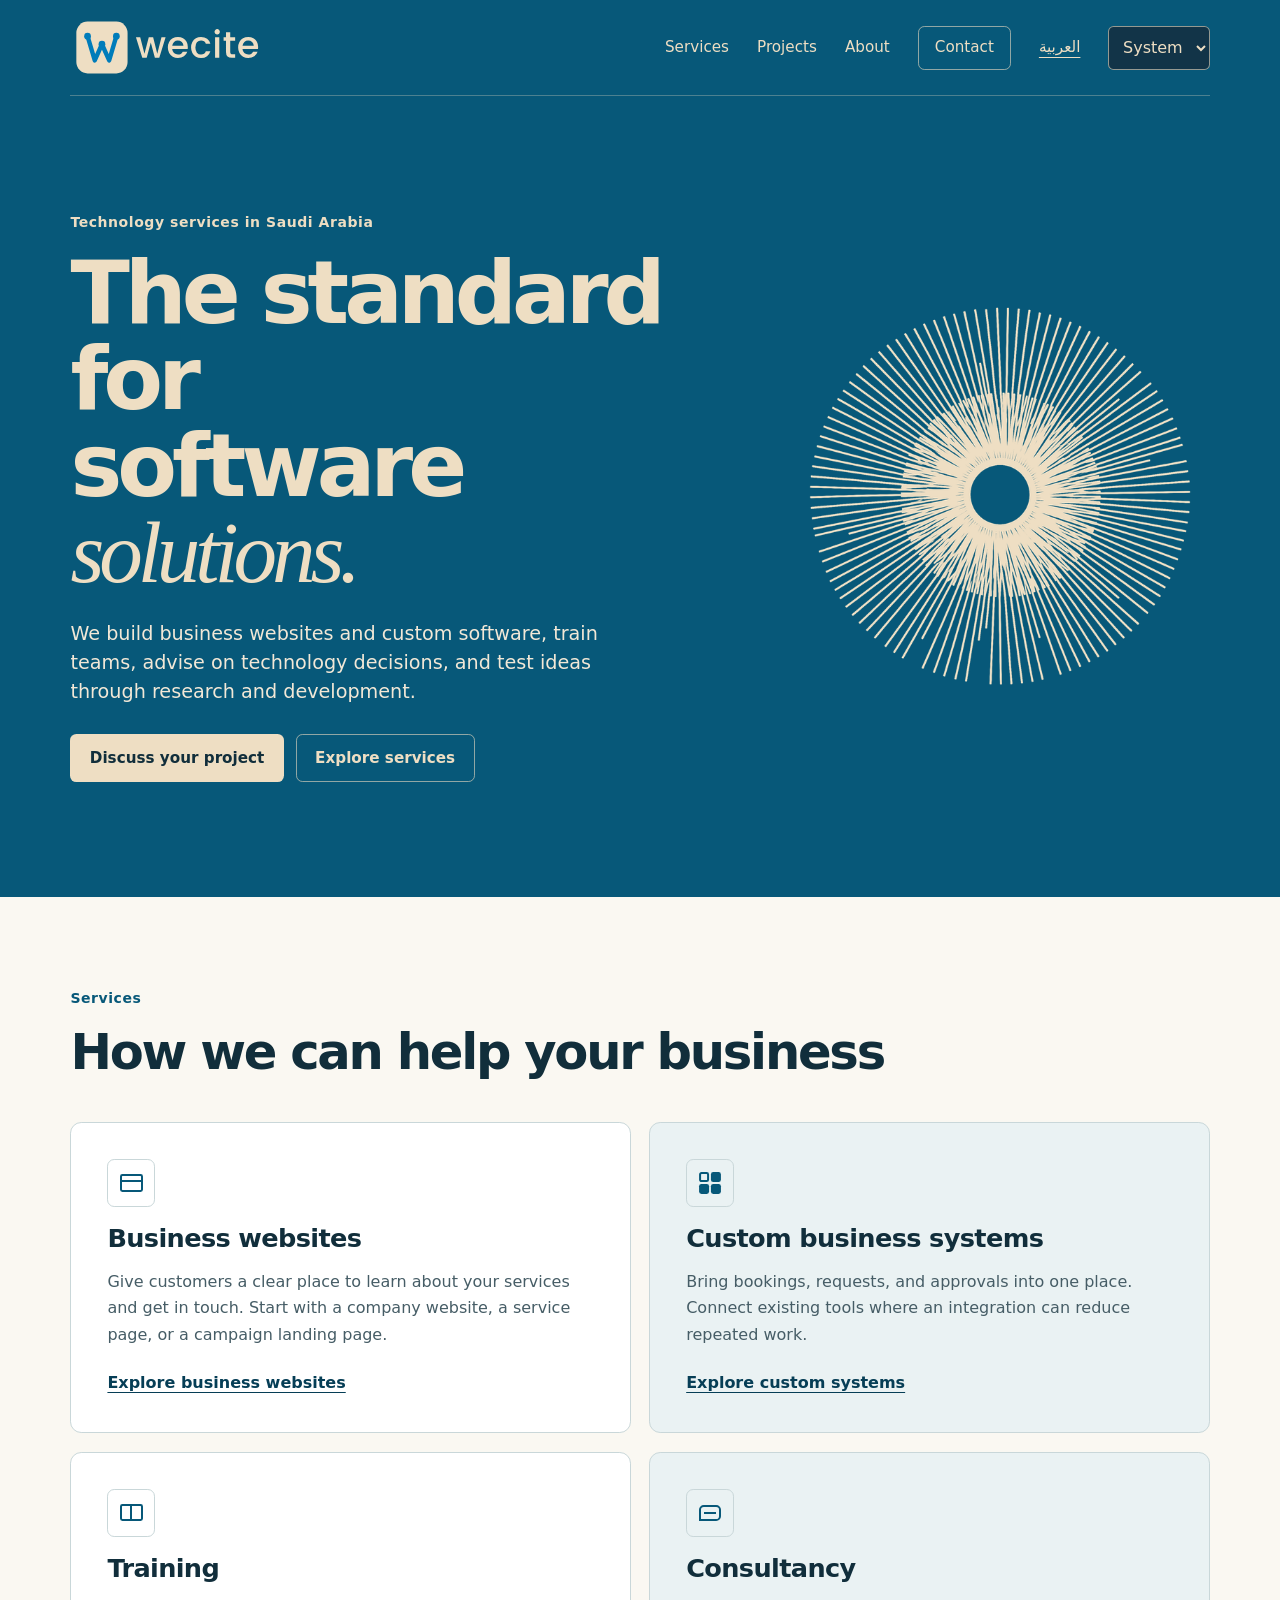
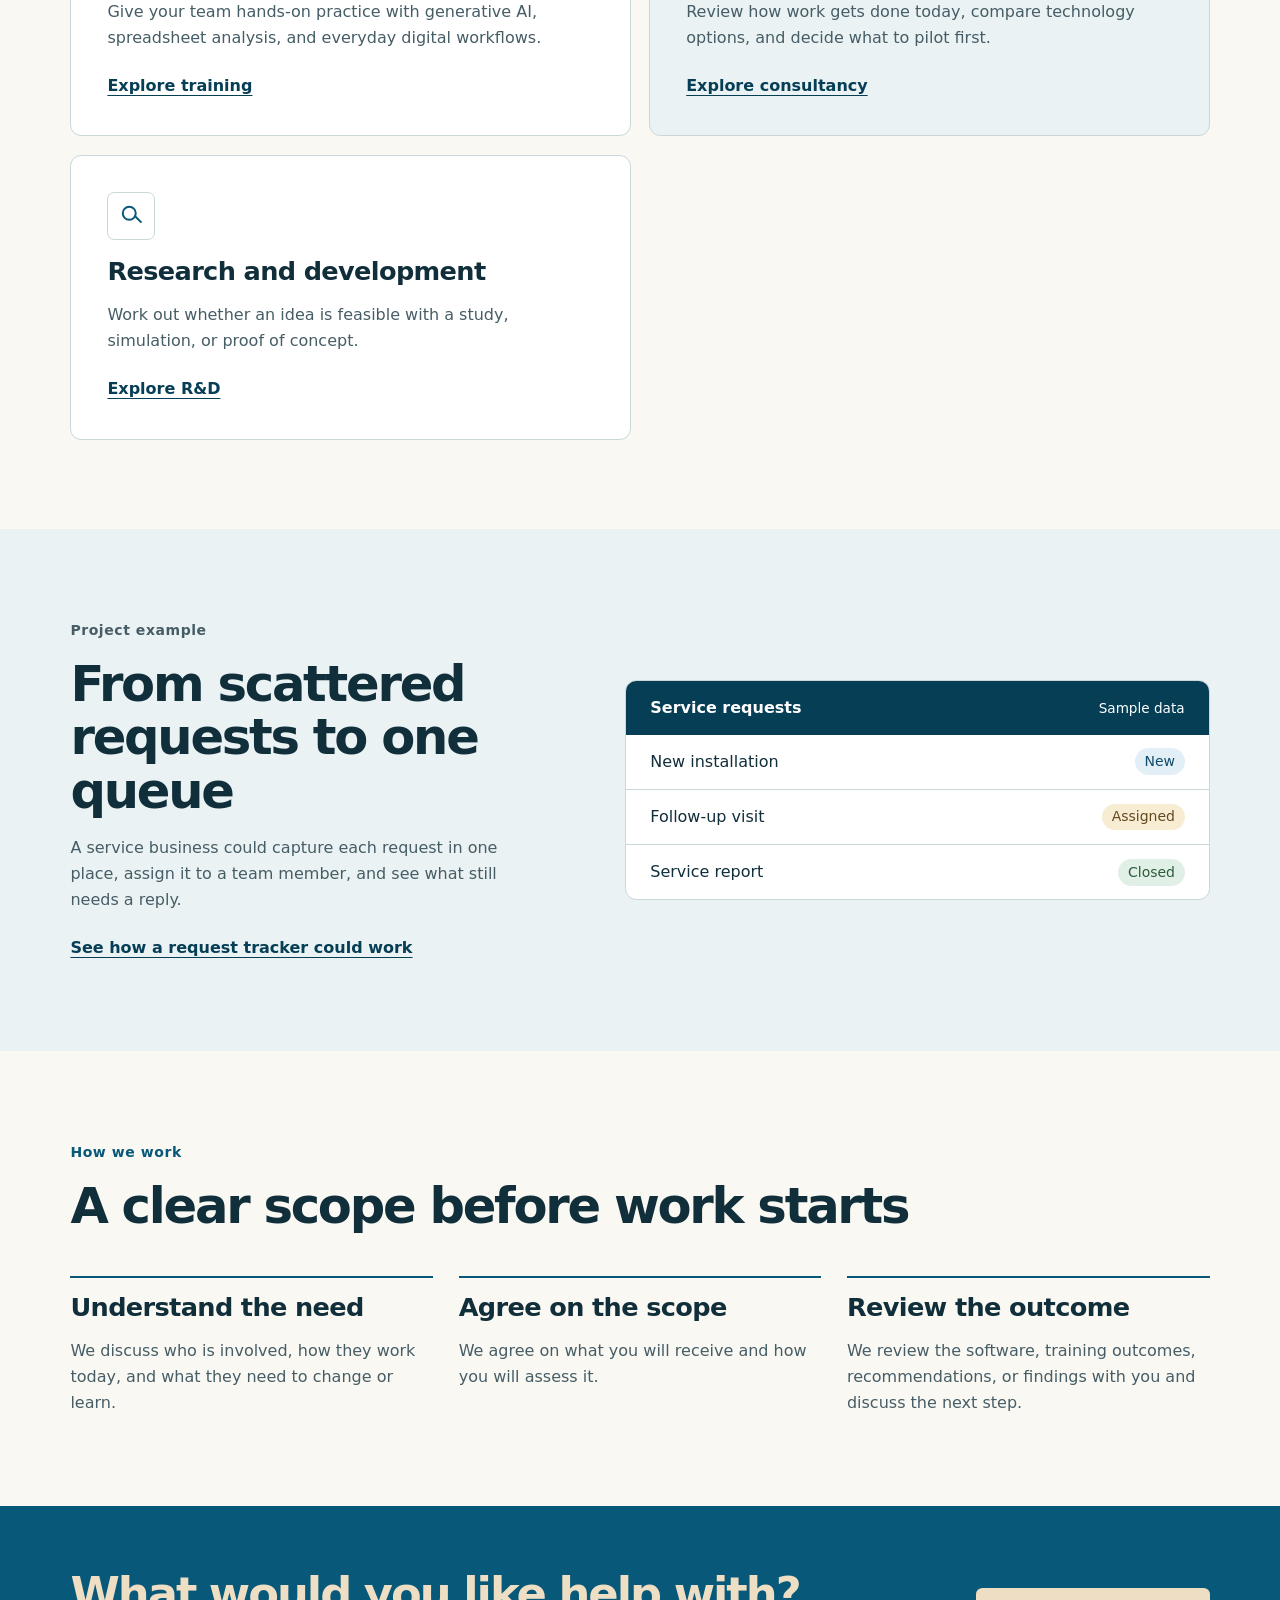
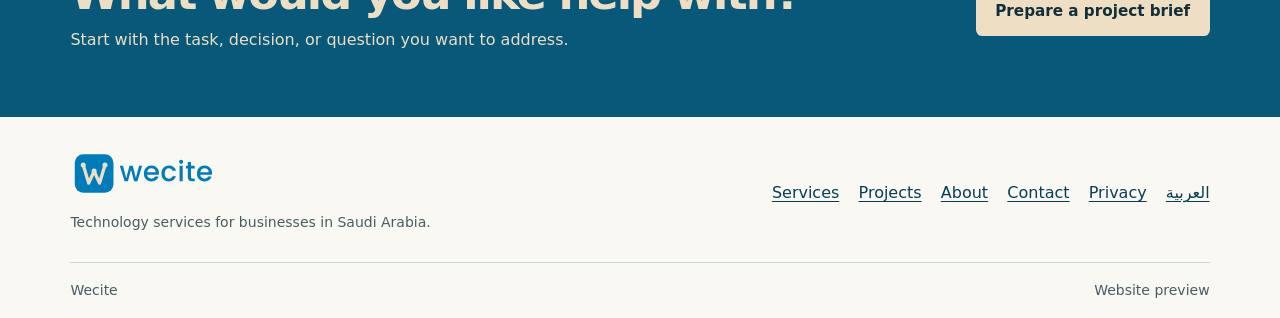
<file: index.html>
<!doctype html>
<html lang="en" dir="ltr">
<head>
  <meta charset="utf-8">
  <meta name="viewport" content="width=device-width, initial-scale=1">
  <title>Wecite | The standard for software solutions</title>
  <meta name="description" content="Business websites, custom software, training, consultancy, and R&amp;D in Saudi Arabia.">
  <meta name="robots" content="noindex, nofollow">
  <meta name="theme-color" content="#075879">
  <link rel="icon" href="assets/wecite-youtube-icon.svg" type="image/svg+xml">
  <link rel="stylesheet" href="styles.css">
  <script src="theme.js"></script>
</head>
<body>
  <a class="skip" href="#main">Skip to content</a>
  <header class="masthead">
    <div class="wrap header-row">
      <a class="brand" href="index.html" aria-label="Wecite home"><img src="assets/wecite-wordmark-cream.svg" width="233" height="68" alt=""></a>
      <nav class="site-nav" aria-label="Main navigation"><a href="services.html">Services</a>
        <a href="work.html">Projects</a>
        <a href="about.html">About</a>
        <a href="contact.html" class="nav-contact">Contact</a>
        <a href="ar.html" class="language-switch" lang="ar" hreflang="ar">العربية</a>
        <select class="theme-select" aria-label="Color theme" hidden>
          <option value="system">System</option>
          <option value="light">Light</option>
          <option value="dark">Dark</option>
        </select>
      </nav>
    </div>
  </header>
  <main id="main" tabindex="-1">
    <section class="hero">
  <div class="wrap hero-grid">
    <div class="hero-copy">
      <p class="eyebrow">Technology services in Saudi Arabia</p>
      <h1>The standard for<br> software <em>solutions.</em></h1>
      <p class="lede">We build business websites and custom software, train teams, advise on technology decisions, and test ideas through research and development.</p>
      <div class="actions">
        <a class="button button-cream" href="contact.html">Discuss your project</a>
        <a class="button button-outline" href="services.html">Explore services</a>
      </div>
    </div>
    <img class="hero-motif" src="assets/radial-motif.webp" width="600" height="600" alt="" fetchpriority="high">
  </div>
</section>

<section class="section">
  <div class="wrap">
    <div class="section-intro">
      <p class="eyebrow">Services</p>
      <h2>How we can help your business</h2>
    </div>
    <div class="service-grid">
      <article class="service-card">
        <div class="service-icon" aria-hidden="true"><span class="browser-icon"></span></div>
        <h3>Business websites</h3>
        <p>Give customers a clear place to learn about your services and get in touch. Start with a company website, a service page, or a campaign landing page.</p>
        <a class="text-link" href="services.html#websites">Explore business websites</a>
      </article>
      <article class="service-card service-card-tint">
        <div class="service-icon" aria-hidden="true"><span class="system-icon"></span></div>
        <h3>Custom business systems</h3>
        <p>Bring bookings, requests, and approvals into one place. Connect existing tools where an integration can reduce repeated work.</p>
        <a class="text-link" href="services.html#systems">Explore custom systems</a>
      </article>
      <article class="service-card">
        <div class="service-icon" aria-hidden="true"><span class="training-icon"></span></div>
        <h3>Training</h3>
        <p>Give your team hands-on practice with generative AI, spreadsheet analysis, and everyday digital workflows.</p>
        <a class="text-link" href="services.html#training">Explore training</a>
      </article>
      <article class="service-card service-card-tint">
        <div class="service-icon" aria-hidden="true"><span class="consultancy-icon"></span></div>
        <h3>Consultancy</h3>
        <p>Review how work gets done today, compare technology options, and decide what to pilot first.</p>
        <a class="text-link" href="services.html#consultancy">Explore consultancy</a>
      </article>
      <article class="service-card">
        <div class="service-icon" aria-hidden="true"><span class="research-icon"></span></div>
        <h3>Research and development</h3>
        <p>Work out whether an idea is feasible with a study, simulation, or proof of concept.</p>
        <a class="text-link" href="services.html#research">Explore R&amp;D</a>
      </article>
    </div>
  </div>
</section>

<section class="section section-tint">
  <div class="wrap feature-grid">
    <div>
      <p class="eyebrow">Project example</p>
      <h2>From scattered requests to one queue</h2>
      <p>A service business could capture each request in one place, assign it to a team member, and see what still needs a reply.</p>
      <a class="text-link" href="work.html#request-tracker">See how a request tracker could work</a>
    </div>
    <div class="sample-window">
      <div class="sample-title"><span>Service requests</span><span>Sample data</span></div>
      <div class="sample-row"><span>New installation</span><span class="status">New</span></div>
      <div class="sample-row"><span>Follow-up visit</span><span class="status progress">Assigned</span></div>
      <div class="sample-row"><span>Service report</span><span class="status finished">Closed</span></div>
    </div>
  </div>
</section>

<section class="section">
  <div class="wrap">
    <div class="section-intro">
      <p class="eyebrow">How we work</p>
      <h2>A clear scope before work starts</h2>
    </div>
    <ol class="process">
      <li><h3>Understand the need</h3><p>We discuss who is involved, how they work today, and what they need to change or learn.</p></li>
      <li><h3>Agree on the scope</h3><p>We agree on what you will receive and how you will assess it.</p></li>
      <li><h3>Review the outcome</h3><p>We review the software, training outcomes, recommendations, or findings with you and discuss the next step.</p></li>
    </ol>
  </div>
</section>

<section class="contact-band">
  <div class="wrap band-row">
    <div><h2>What would you like help with?</h2><p>Start with the task, decision, or question you want to address.</p></div>
    <a class="button button-cream" href="contact.html">Prepare a project brief</a>
  </div>
</section>

  </main>
  <footer class="footer">
    <div class="wrap footer-main">
      <div>
        <a class="brand" href="index.html" aria-label="Wecite home">
          <img class="footer-logo-light" src="assets/wecite-wordmark.svg" width="233" height="68" alt="">
          <img class="footer-logo-dark" src="assets/wecite-wordmark-cream.svg" width="233" height="68" alt="">
        </a>
        <p>Technology services for businesses in Saudi Arabia.</p>
      </div>
      <nav aria-label="Footer navigation"><a href="services.html">Services</a>
        <a href="work.html">Projects</a>
        <a href="about.html">About</a>
        <a href="contact.html">Contact</a>
        <a href="privacy.html">Privacy</a>
        <a href="ar.html" lang="ar" hreflang="ar">العربية</a></nav>
    </div>
    <div class="wrap footer-note"><span>Wecite</span><span>Website preview</span></div>
  </footer>
  
</body>
</html>
</file>
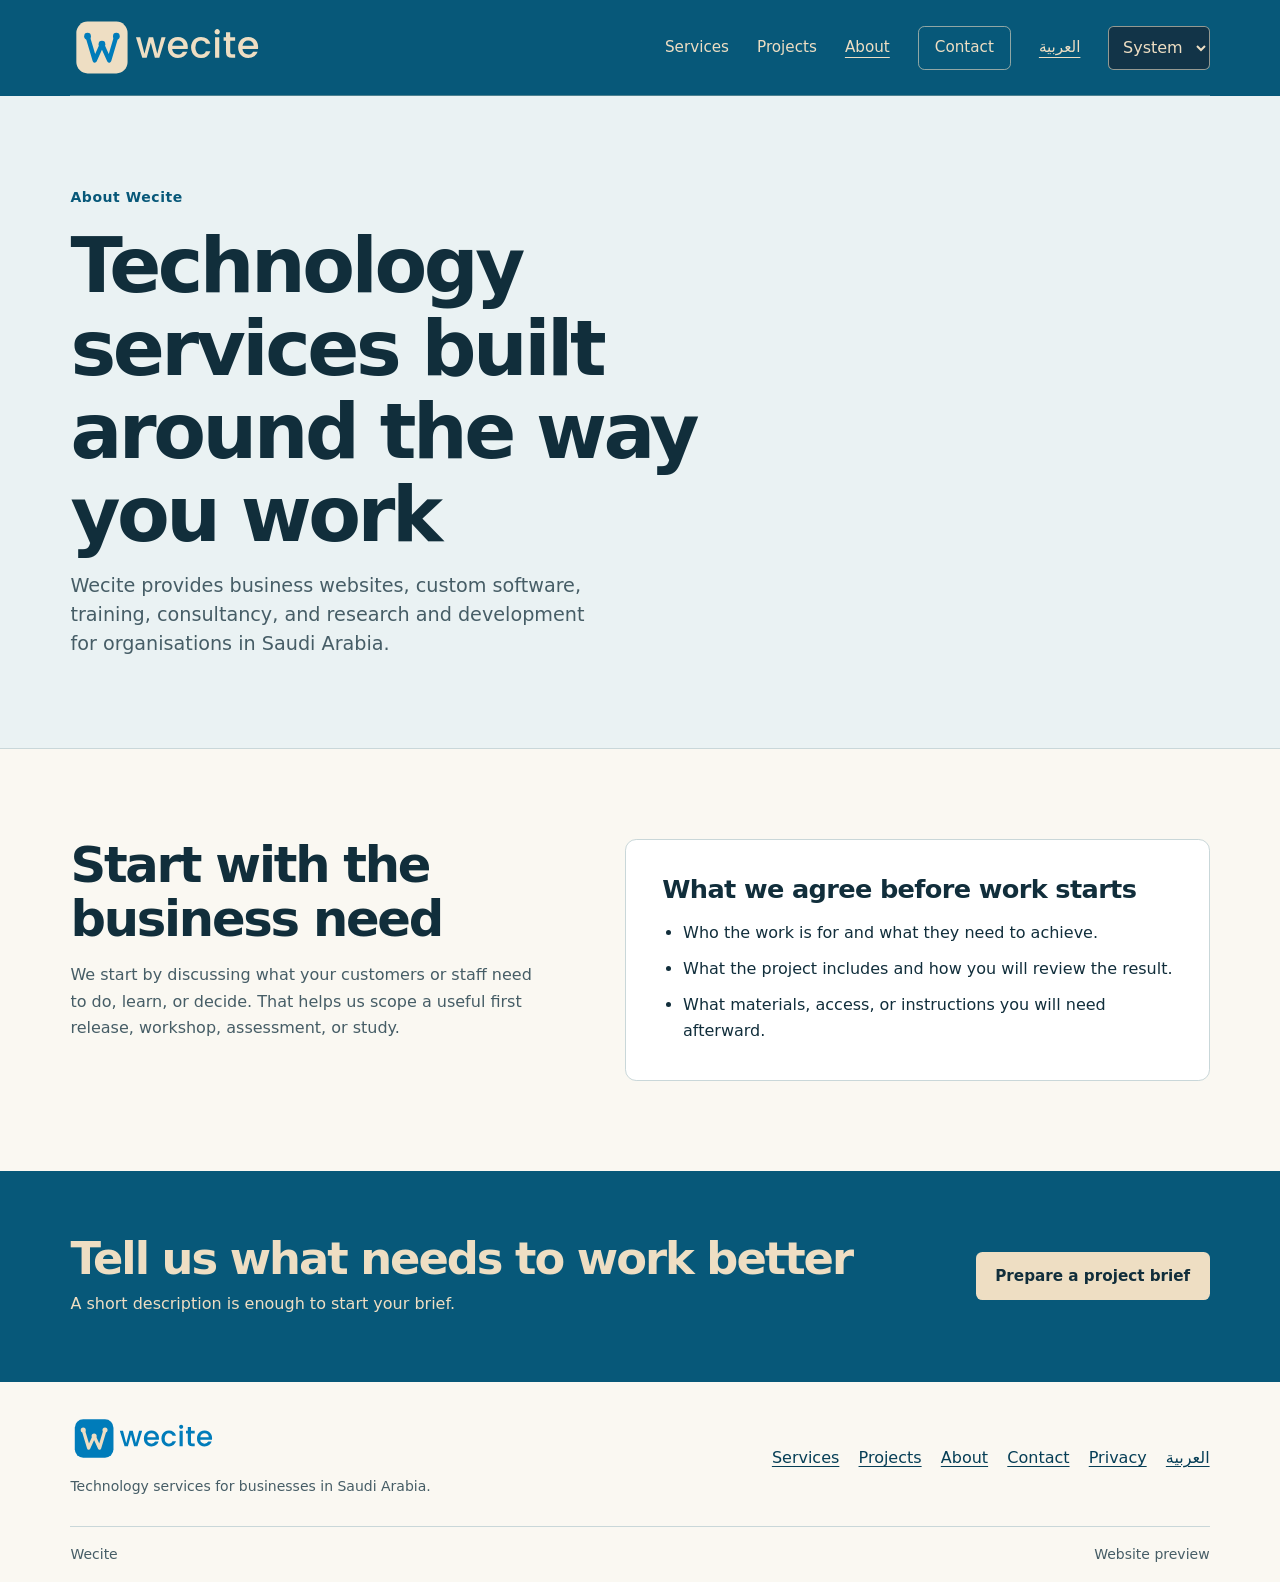
<file: about.html>
<!doctype html>
<html lang="en" dir="ltr">
<head>
  <meta charset="utf-8">
  <meta name="viewport" content="width=device-width, initial-scale=1">
  <title>About | Wecite</title>
  <meta name="description" content="Learn how Wecite scopes and delivers technology services in Saudi Arabia.">
  <meta name="robots" content="noindex, nofollow">
  <meta name="theme-color" content="#075879">
  <link rel="icon" href="assets/wecite-youtube-icon.svg" type="image/svg+xml">
  <link rel="stylesheet" href="styles.css">
  <script src="theme.js"></script>
</head>
<body>
  <a class="skip" href="#main">Skip to content</a>
  <header class="masthead">
    <div class="wrap header-row">
      <a class="brand" href="index.html" aria-label="Wecite home"><img src="assets/wecite-wordmark-cream.svg" width="233" height="68" alt=""></a>
      <nav class="site-nav" aria-label="Main navigation"><a href="services.html">Services</a>
        <a href="work.html">Projects</a>
        <a href="about.html" aria-current="page">About</a>
        <a href="contact.html" class="nav-contact">Contact</a>
        <a href="ar-about.html" class="language-switch" lang="ar" hreflang="ar">العربية</a>
        <select class="theme-select" aria-label="Color theme" hidden>
          <option value="system">System</option>
          <option value="light">Light</option>
          <option value="dark">Dark</option>
        </select>
      </nav>
    </div>
  </header>
  <main id="main" tabindex="-1">
    <section class="page-hero">
  <div class="wrap measure">
    <p class="eyebrow">About Wecite</p>
    <h1>Technology services built around the way you work</h1>
    <p class="lede">Wecite provides business websites, custom software, training, consultancy, and research and development for organisations in Saudi Arabia.</p>
  </div>
</section>
<section class="section">
  <div class="wrap detail-grid">
    <div><h2>Start with the business need</h2><p>We start by discussing what your customers or staff need to do, learn, or decide. That helps us scope a useful first release, workshop, assessment, or study.</p></div>
    <div class="detail-box">
      <h3>What we agree before work starts</h3>
      <ul class="plain-list">
        <li>Who the work is for and what they need to achieve.</li>
        <li>What the project includes and how you will review the result.</li>
        <li>What materials, access, or instructions you will need afterward.</li>
      </ul>
    </div>
  </div>
</section>
<section class="contact-band"><div class="wrap band-row"><div><h2>Tell us what needs to work better</h2><p>A short description is enough to start your brief.</p></div><a class="button button-cream" href="contact.html">Prepare a project brief</a></div></section>

  </main>
  <footer class="footer">
    <div class="wrap footer-main">
      <div>
        <a class="brand" href="index.html" aria-label="Wecite home">
          <img class="footer-logo-light" src="assets/wecite-wordmark.svg" width="233" height="68" alt="">
          <img class="footer-logo-dark" src="assets/wecite-wordmark-cream.svg" width="233" height="68" alt="">
        </a>
        <p>Technology services for businesses in Saudi Arabia.</p>
      </div>
      <nav aria-label="Footer navigation"><a href="services.html">Services</a>
        <a href="work.html">Projects</a>
        <a href="about.html" aria-current="page">About</a>
        <a href="contact.html">Contact</a>
        <a href="privacy.html">Privacy</a>
        <a href="ar-about.html" lang="ar" hreflang="ar">العربية</a></nav>
    </div>
    <div class="wrap footer-note"><span>Wecite</span><span>Website preview</span></div>
  </footer>
  
</body>
</html>
</file>
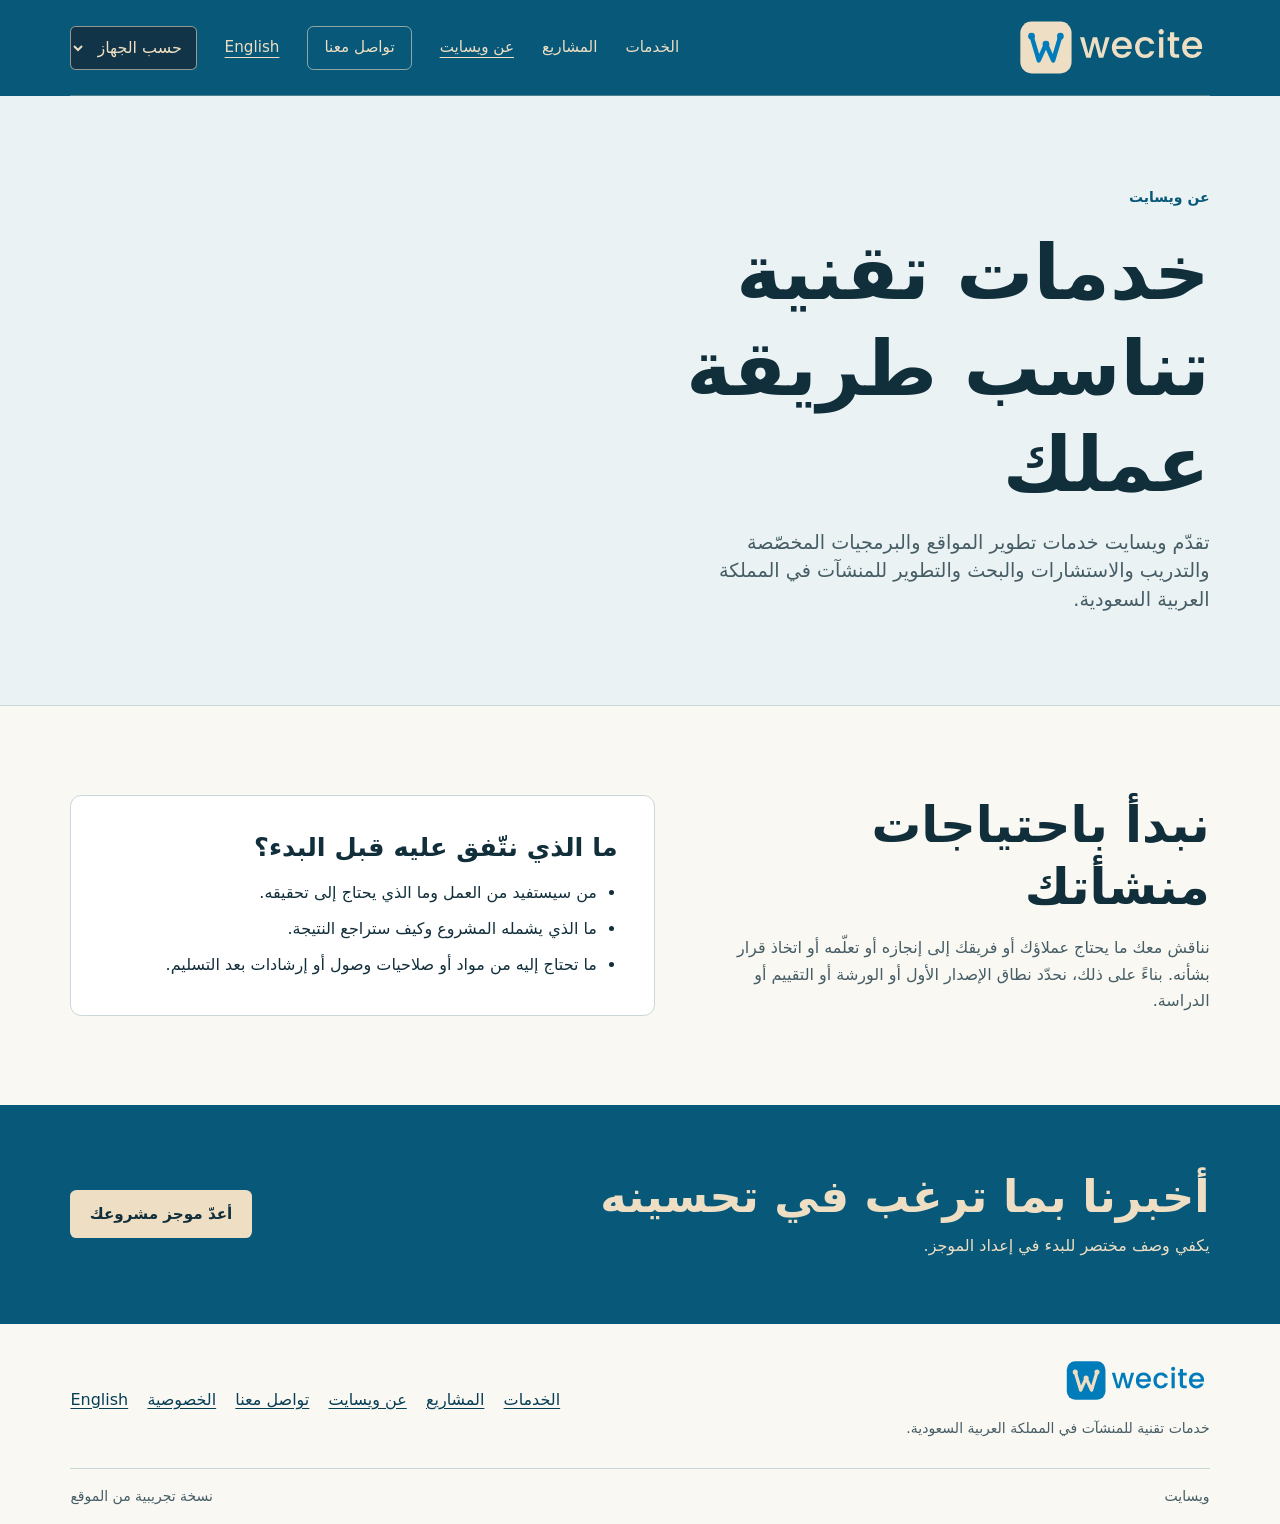
<file: ar-about.html>
<!doctype html>
<html lang="ar" dir="rtl">
<head>
  <meta charset="utf-8">
  <meta name="viewport" content="width=device-width, initial-scale=1">
  <title>عن ويسايت | ويسايت</title>
  <meta name="description" content="تعرّف على طريقة عمل ويسايت في تقديم الخدمات التقنية للمنشآت في السعودية.">
  <meta name="robots" content="noindex, nofollow">
  <meta name="theme-color" content="#075879">
  <link rel="icon" href="assets/wecite-youtube-icon.svg" type="image/svg+xml">
  <link rel="stylesheet" href="styles.css">
  <script src="theme.js"></script>
</head>
<body>
  <a class="skip" href="#main">انتقل إلى المحتوى</a>
  <header class="masthead">
    <div class="wrap header-row">
      <a class="brand" href="ar.html" aria-label="الصفحة الرئيسية لويسايت"><img src="assets/wecite-wordmark-cream.svg" width="233" height="68" alt=""></a>
      <nav class="site-nav" aria-label="التنقّل الرئيسي"><a href="ar-services.html">الخدمات</a>
        <a href="ar-work.html">المشاريع</a>
        <a href="ar-about.html" aria-current="page">عن ويسايت</a>
        <a href="ar-contact.html" class="nav-contact">تواصل معنا</a>
        <a href="about.html" class="language-switch" lang="en" hreflang="en">English</a>
        <select class="theme-select" aria-label="مظهر الموقع" hidden>
          <option value="system">حسب الجهاز</option>
          <option value="light">فاتح</option>
          <option value="dark">داكن</option>
        </select>
      </nav>
    </div>
  </header>
  <main id="main" tabindex="-1">
    <section class="page-hero">
  <div class="wrap measure">
    <p class="eyebrow">عن ويسايت</p>
    <h1>خدمات تقنية تناسب طريقة عملك</h1>
    <p class="lede">تقدّم ويسايت خدمات تطوير المواقع والبرمجيات المخصّصة والتدريب والاستشارات والبحث والتطوير للمنشآت في المملكة العربية السعودية.</p>
  </div>
</section>
<section class="section">
  <div class="wrap detail-grid">
    <div><h2>نبدأ باحتياجات منشأتك</h2><p>نناقش معك ما يحتاج عملاؤك أو فريقك إلى إنجازه أو تعلّمه أو اتخاذ قرار بشأنه. بناءً على ذلك، نحدّد نطاق الإصدار الأول أو الورشة أو التقييم أو الدراسة.</p></div>
    <div class="detail-box">
      <h3>ما الذي نتّفق عليه قبل البدء؟</h3>
      <ul class="plain-list">
        <li>من سيستفيد من العمل وما الذي يحتاج إلى تحقيقه.</li>
        <li>ما الذي يشمله المشروع وكيف ستراجع النتيجة.</li>
        <li>ما تحتاج إليه من مواد أو صلاحيات وصول أو إرشادات بعد التسليم.</li>
      </ul>
    </div>
  </div>
</section>
<section class="contact-band"><div class="wrap band-row"><div><h2>أخبرنا بما ترغب في تحسينه</h2><p>يكفي وصف مختصر للبدء في إعداد الموجز.</p></div><a class="button button-cream" href="ar-contact.html">أعدّ موجز مشروعك</a></div></section>

  </main>
  <footer class="footer">
    <div class="wrap footer-main">
      <div>
        <a class="brand" href="ar.html" aria-label="الصفحة الرئيسية لويسايت">
          <img class="footer-logo-light" src="assets/wecite-wordmark.svg" width="233" height="68" alt="">
          <img class="footer-logo-dark" src="assets/wecite-wordmark-cream.svg" width="233" height="68" alt="">
        </a>
        <p>خدمات تقنية للمنشآت في المملكة العربية السعودية.</p>
      </div>
      <nav aria-label="روابط تذييل الموقع"><a href="ar-services.html">الخدمات</a>
        <a href="ar-work.html">المشاريع</a>
        <a href="ar-about.html" aria-current="page">عن ويسايت</a>
        <a href="ar-contact.html">تواصل معنا</a>
        <a href="ar-privacy.html">الخصوصية</a>
        <a href="about.html" lang="en" hreflang="en">English</a></nav>
    </div>
    <div class="wrap footer-note"><span>ويسايت</span><span>نسخة تجريبية من الموقع</span></div>
  </footer>
  
</body>
</html>
</file>
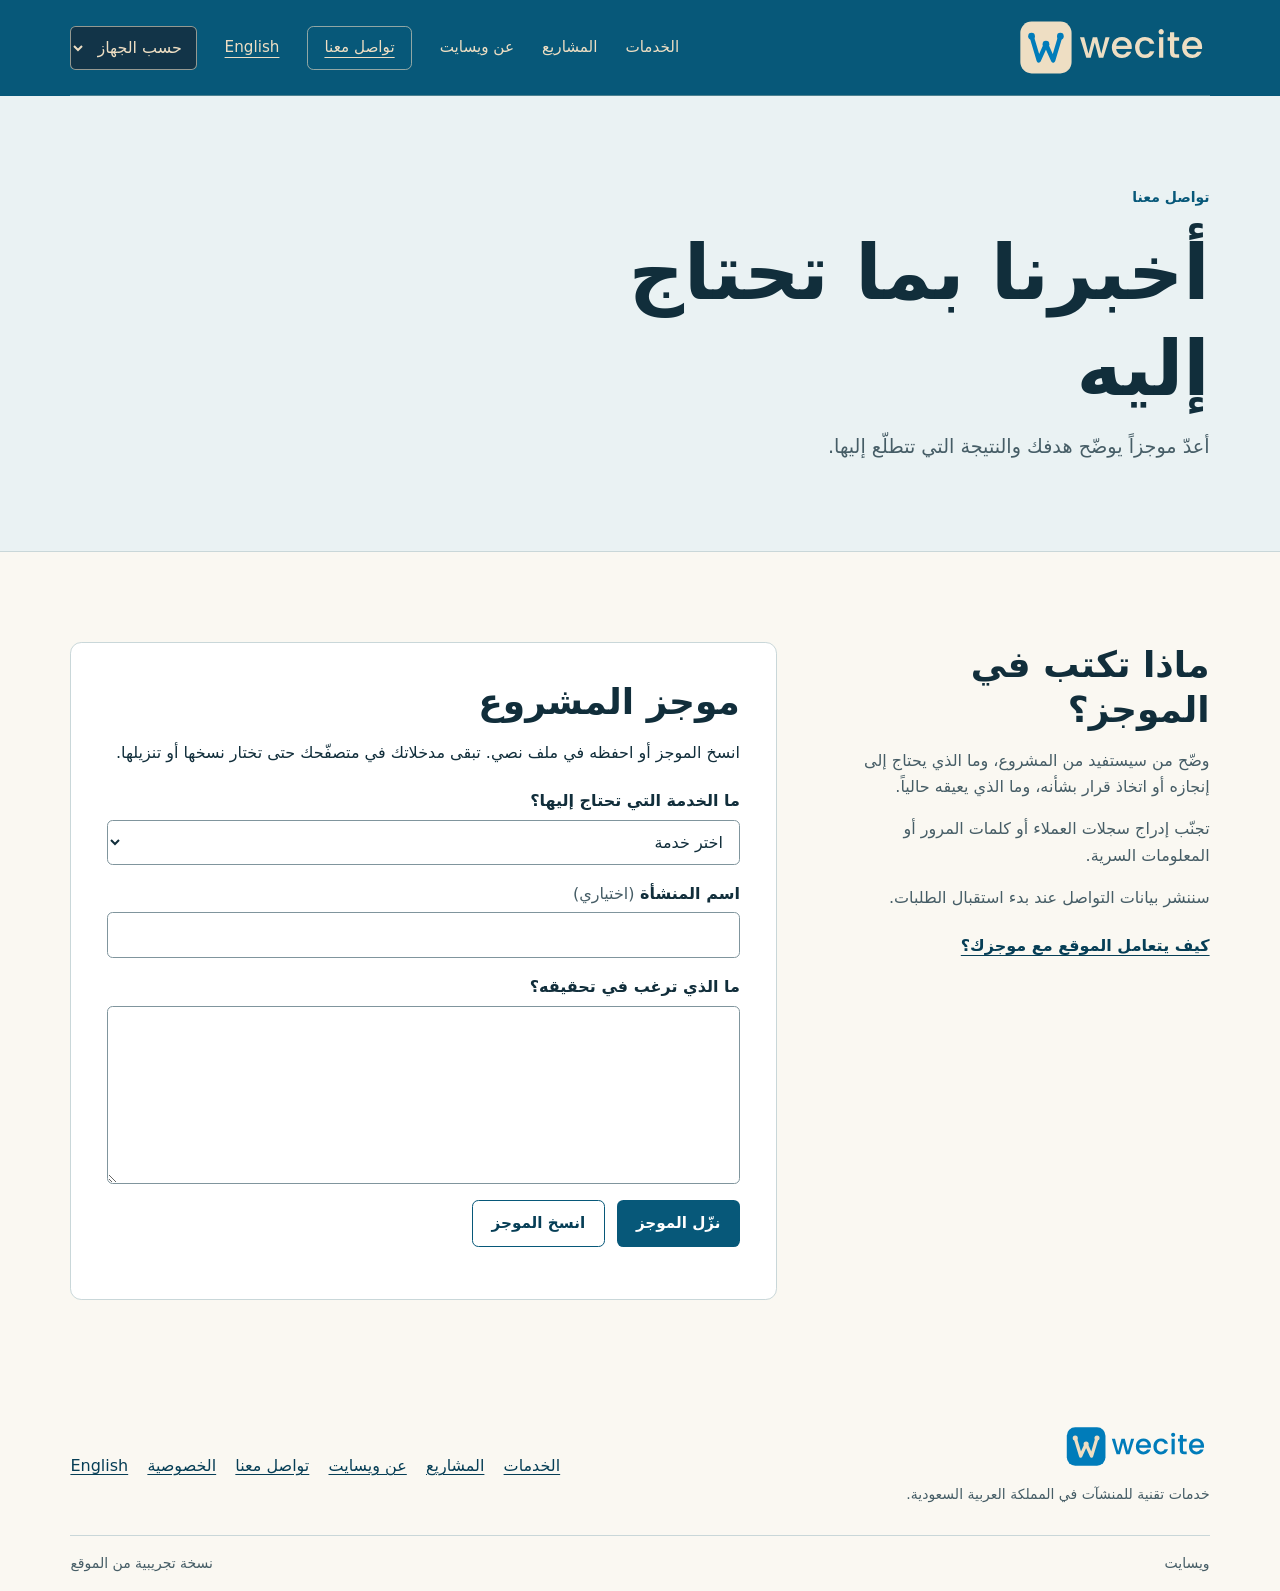
<file: ar-contact.html>
<!doctype html>
<html lang="ar" dir="rtl">
<head>
  <meta charset="utf-8">
  <meta name="viewport" content="width=device-width, initial-scale=1">
  <title>تواصل معنا | ويسايت</title>
  <meta name="description" content="أعدّ موجزاً لمشروع موقع أو نظام أعمال، أو لخدمة تدريب أو استشارات أو بحث وتطوير.">
  <meta name="robots" content="noindex, nofollow">
  <meta name="theme-color" content="#075879">
  <link rel="icon" href="assets/wecite-youtube-icon.svg" type="image/svg+xml">
  <link rel="stylesheet" href="styles.css">
  <script src="theme.js"></script>
</head>
<body>
  <a class="skip" href="#main">انتقل إلى المحتوى</a>
  <header class="masthead">
    <div class="wrap header-row">
      <a class="brand" href="ar.html" aria-label="الصفحة الرئيسية لويسايت"><img src="assets/wecite-wordmark-cream.svg" width="233" height="68" alt=""></a>
      <nav class="site-nav" aria-label="التنقّل الرئيسي"><a href="ar-services.html">الخدمات</a>
        <a href="ar-work.html">المشاريع</a>
        <a href="ar-about.html">عن ويسايت</a>
        <a href="ar-contact.html" class="nav-contact" aria-current="page">تواصل معنا</a>
        <a href="contact.html" class="language-switch" lang="en" hreflang="en">English</a>
        <select class="theme-select" aria-label="مظهر الموقع" hidden>
          <option value="system">حسب الجهاز</option>
          <option value="light">فاتح</option>
          <option value="dark">داكن</option>
        </select>
      </nav>
    </div>
  </header>
  <main id="main" tabindex="-1">
    <section class="page-hero">
  <div class="wrap measure">
    <p class="eyebrow">تواصل معنا</p>
    <h1>أخبرنا بما تحتاج إليه</h1>
    <p class="lede">أعدّ موجزاً يوضّح هدفك والنتيجة التي تتطلّع إليها.</p>
  </div>
</section>
<section class="section">
  <div class="wrap contact-grid">
    <aside class="brief-aside">
      <h2>ماذا تكتب في الموجز؟</h2>
      <p>وضّح من سيستفيد من المشروع، وما الذي يحتاج إلى إنجازه أو اتخاذ قرار بشأنه، وما الذي يعيقه حالياً.</p>
      <p>تجنّب إدراج سجلات العملاء أو كلمات المرور أو المعلومات السرية.</p>
      <p>سننشر بيانات التواصل عند بدء استقبال الطلبات.</p>
      <a class="text-link" href="ar-privacy.html">كيف يتعامل الموقع مع موجزك؟</a>
    </aside>
    <div class="brief-panel">
      <h2>موجز المشروع</h2>
      <p id="brief-help">انسخ الموجز أو احفظه في ملف نصي. تبقى مدخلاتك في متصفّحك حتى تختار نسخها أو تنزيلها.</p>
      <noscript><p>فعّل JavaScript لاستخدام أداة إعداد الموجز، أو <a class="text-link" href="ar-project-brief.txt" download>نزّل نموذجاً فارغاً</a>.</p></noscript>
      <form id="brief-form" hidden aria-describedby="brief-help">
        <label for="service">ما الخدمة التي تحتاج إليها؟</label>
        <select id="service" name="service" required>
          <option value="">اختر خدمة</option>
          <option value="website">موقع إلكتروني للأعمال</option>
          <option value="system">نظام أعمال مخصّص</option>
          <option value="training">التدريب</option>
          <option value="consultancy">الاستشارات</option>
          <option value="research">البحث والتطوير</option>
          <option value="unsure">لم أحدّد بعد</option>
        </select>
        <label for="company">اسم المنشأة <span>(اختياري)</span></label>
        <input id="company" name="company" maxlength="100" autocomplete="organization" dir="auto">
        <label for="details">ما الذي ترغب في تحقيقه؟</label>
        <textarea id="details" name="details" rows="6" maxlength="2000" required></textarea>
        <div class="actions">
          <button class="button" type="submit" value="download">نزّل الموجز</button>
          <button class="button button-light-outline" type="submit" value="copy">انسخ الموجز</button>
        </div>
        <p id="brief-status" class="brief-status" role="status"></p>
        <label for="brief-output" id="brief-output-label" hidden>الموجز الجاهز</label>
        <textarea id="brief-output" rows="6" readonly hidden></textarea>
      </form>
    </div>
  </div>
</section>

  </main>
  <footer class="footer">
    <div class="wrap footer-main">
      <div>
        <a class="brand" href="ar.html" aria-label="الصفحة الرئيسية لويسايت">
          <img class="footer-logo-light" src="assets/wecite-wordmark.svg" width="233" height="68" alt="">
          <img class="footer-logo-dark" src="assets/wecite-wordmark-cream.svg" width="233" height="68" alt="">
        </a>
        <p>خدمات تقنية للمنشآت في المملكة العربية السعودية.</p>
      </div>
      <nav aria-label="روابط تذييل الموقع"><a href="ar-services.html">الخدمات</a>
        <a href="ar-work.html">المشاريع</a>
        <a href="ar-about.html">عن ويسايت</a>
        <a href="ar-contact.html" aria-current="page">تواصل معنا</a>
        <a href="ar-privacy.html">الخصوصية</a>
        <a href="contact.html" lang="en" hreflang="en">English</a></nav>
    </div>
    <div class="wrap footer-note"><span>ويسايت</span><span>نسخة تجريبية من الموقع</span></div>
  </footer>
  <script src="brief.js" defer></script>
</body>
</html>
</file>
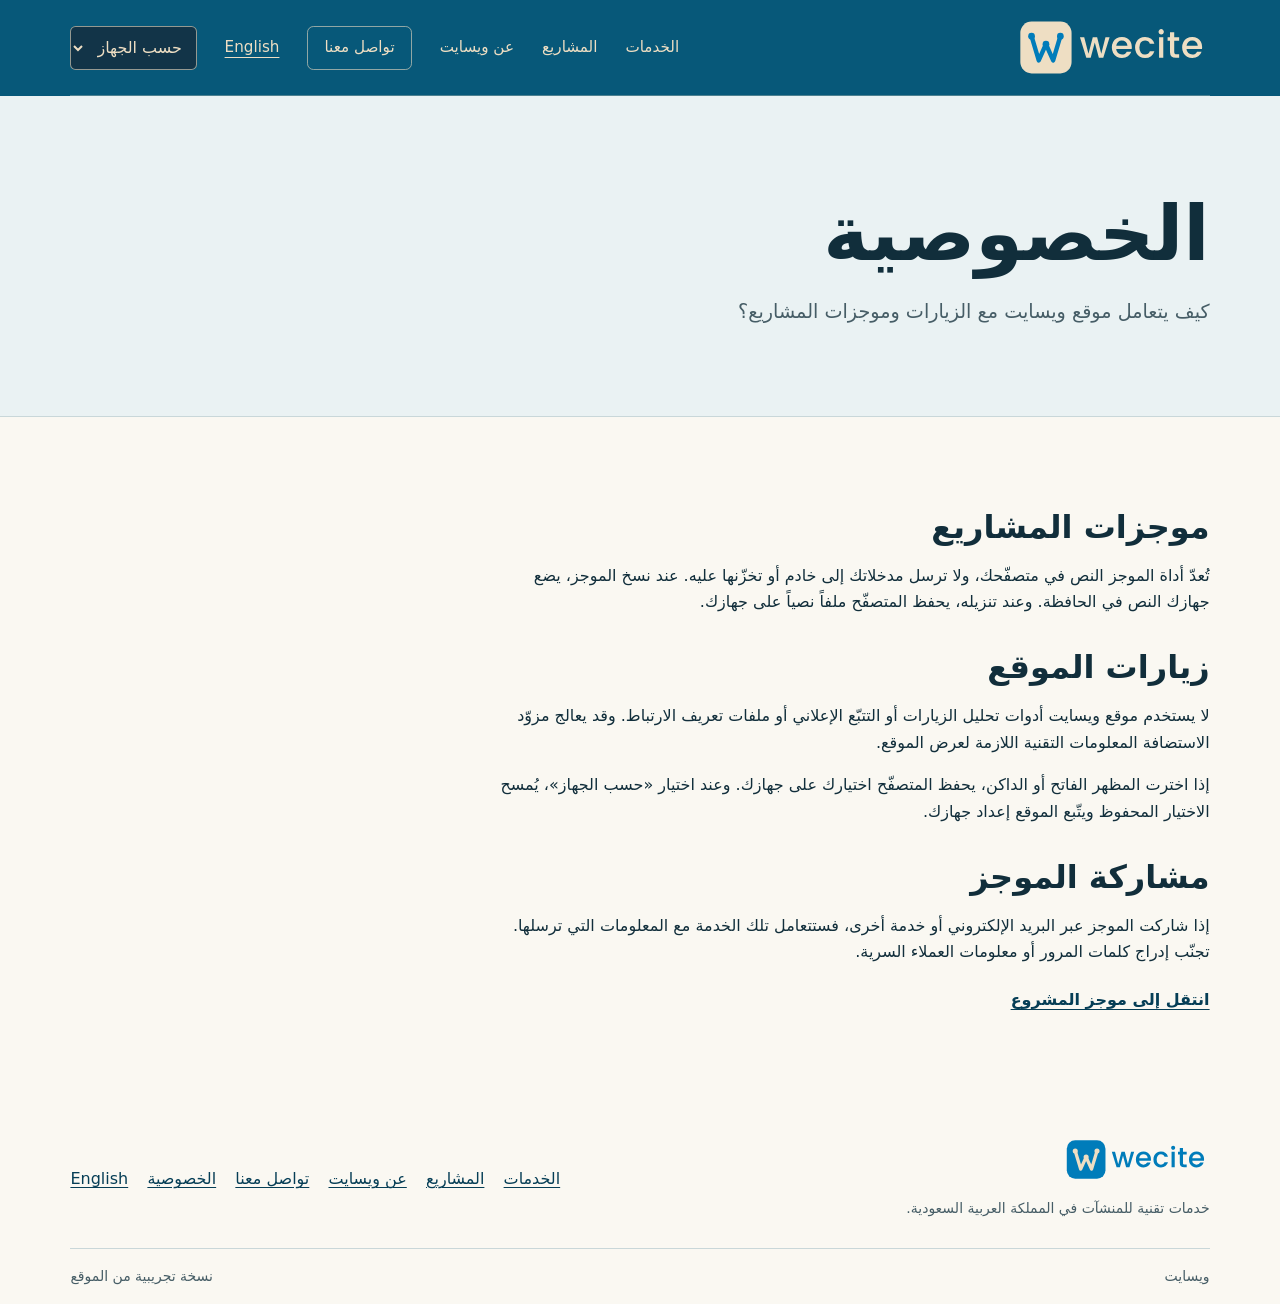
<file: ar-privacy.html>
<!doctype html>
<html lang="ar" dir="rtl">
<head>
  <meta charset="utf-8">
  <meta name="viewport" content="width=device-width, initial-scale=1">
  <title>الخصوصية | ويسايت</title>
  <meta name="description" content="تعرّف على كيفية تعامل موقع ويسايت مع الزيارات وموجزات المشاريع.">
  <meta name="robots" content="noindex, nofollow">
  <meta name="theme-color" content="#075879">
  <link rel="icon" href="assets/wecite-youtube-icon.svg" type="image/svg+xml">
  <link rel="stylesheet" href="styles.css">
  <script src="theme.js"></script>
</head>
<body>
  <a class="skip" href="#main">انتقل إلى المحتوى</a>
  <header class="masthead">
    <div class="wrap header-row">
      <a class="brand" href="ar.html" aria-label="الصفحة الرئيسية لويسايت"><img src="assets/wecite-wordmark-cream.svg" width="233" height="68" alt=""></a>
      <nav class="site-nav" aria-label="التنقّل الرئيسي"><a href="ar-services.html">الخدمات</a>
        <a href="ar-work.html">المشاريع</a>
        <a href="ar-about.html">عن ويسايت</a>
        <a href="ar-contact.html" class="nav-contact">تواصل معنا</a>
        <a href="privacy.html" class="language-switch" lang="en" hreflang="en">English</a>
        <select class="theme-select" aria-label="مظهر الموقع" hidden>
          <option value="system">حسب الجهاز</option>
          <option value="light">فاتح</option>
          <option value="dark">داكن</option>
        </select>
      </nav>
    </div>
  </header>
  <main id="main" tabindex="-1">
    <section class="page-hero">
  <div class="wrap measure">
    <h1>الخصوصية</h1>
    <p class="lede">كيف يتعامل موقع ويسايت مع الزيارات وموجزات المشاريع؟</p>
  </div>
</section>
<section class="section">
  <div class="wrap measure prose">
    <h2>موجزات المشاريع</h2>
    <p>تُعدّ أداة الموجز النص في متصفّحك، ولا ترسل مدخلاتك إلى خادم أو تخزّنها عليه. عند نسخ الموجز، يضع جهازك النص في الحافظة. وعند تنزيله، يحفظ المتصفّح ملفاً نصياً على جهازك.</p>
    <h2>زيارات الموقع</h2>
    <p>لا يستخدم موقع ويسايت أدوات تحليل الزيارات أو التتبّع الإعلاني أو ملفات تعريف الارتباط. وقد يعالج مزوّد الاستضافة المعلومات التقنية اللازمة لعرض الموقع.</p>
    <p>إذا اخترت المظهر الفاتح أو الداكن، يحفظ المتصفّح اختيارك على جهازك. وعند اختيار «حسب الجهاز»، يُمسح الاختيار المحفوظ ويتّبع الموقع إعداد جهازك.</p>
    <h2>مشاركة الموجز</h2>
    <p>إذا شاركت الموجز عبر البريد الإلكتروني أو خدمة أخرى، فستتعامل تلك الخدمة مع المعلومات التي ترسلها. تجنّب إدراج كلمات المرور أو معلومات العملاء السرية.</p>
    <a class="text-link" href="ar-contact.html">انتقل إلى موجز المشروع</a>
  </div>
</section>

  </main>
  <footer class="footer">
    <div class="wrap footer-main">
      <div>
        <a class="brand" href="ar.html" aria-label="الصفحة الرئيسية لويسايت">
          <img class="footer-logo-light" src="assets/wecite-wordmark.svg" width="233" height="68" alt="">
          <img class="footer-logo-dark" src="assets/wecite-wordmark-cream.svg" width="233" height="68" alt="">
        </a>
        <p>خدمات تقنية للمنشآت في المملكة العربية السعودية.</p>
      </div>
      <nav aria-label="روابط تذييل الموقع"><a href="ar-services.html">الخدمات</a>
        <a href="ar-work.html">المشاريع</a>
        <a href="ar-about.html">عن ويسايت</a>
        <a href="ar-contact.html">تواصل معنا</a>
        <a href="ar-privacy.html" aria-current="page">الخصوصية</a>
        <a href="privacy.html" lang="en" hreflang="en">English</a></nav>
    </div>
    <div class="wrap footer-note"><span>ويسايت</span><span>نسخة تجريبية من الموقع</span></div>
  </footer>
  
</body>
</html>
</file>
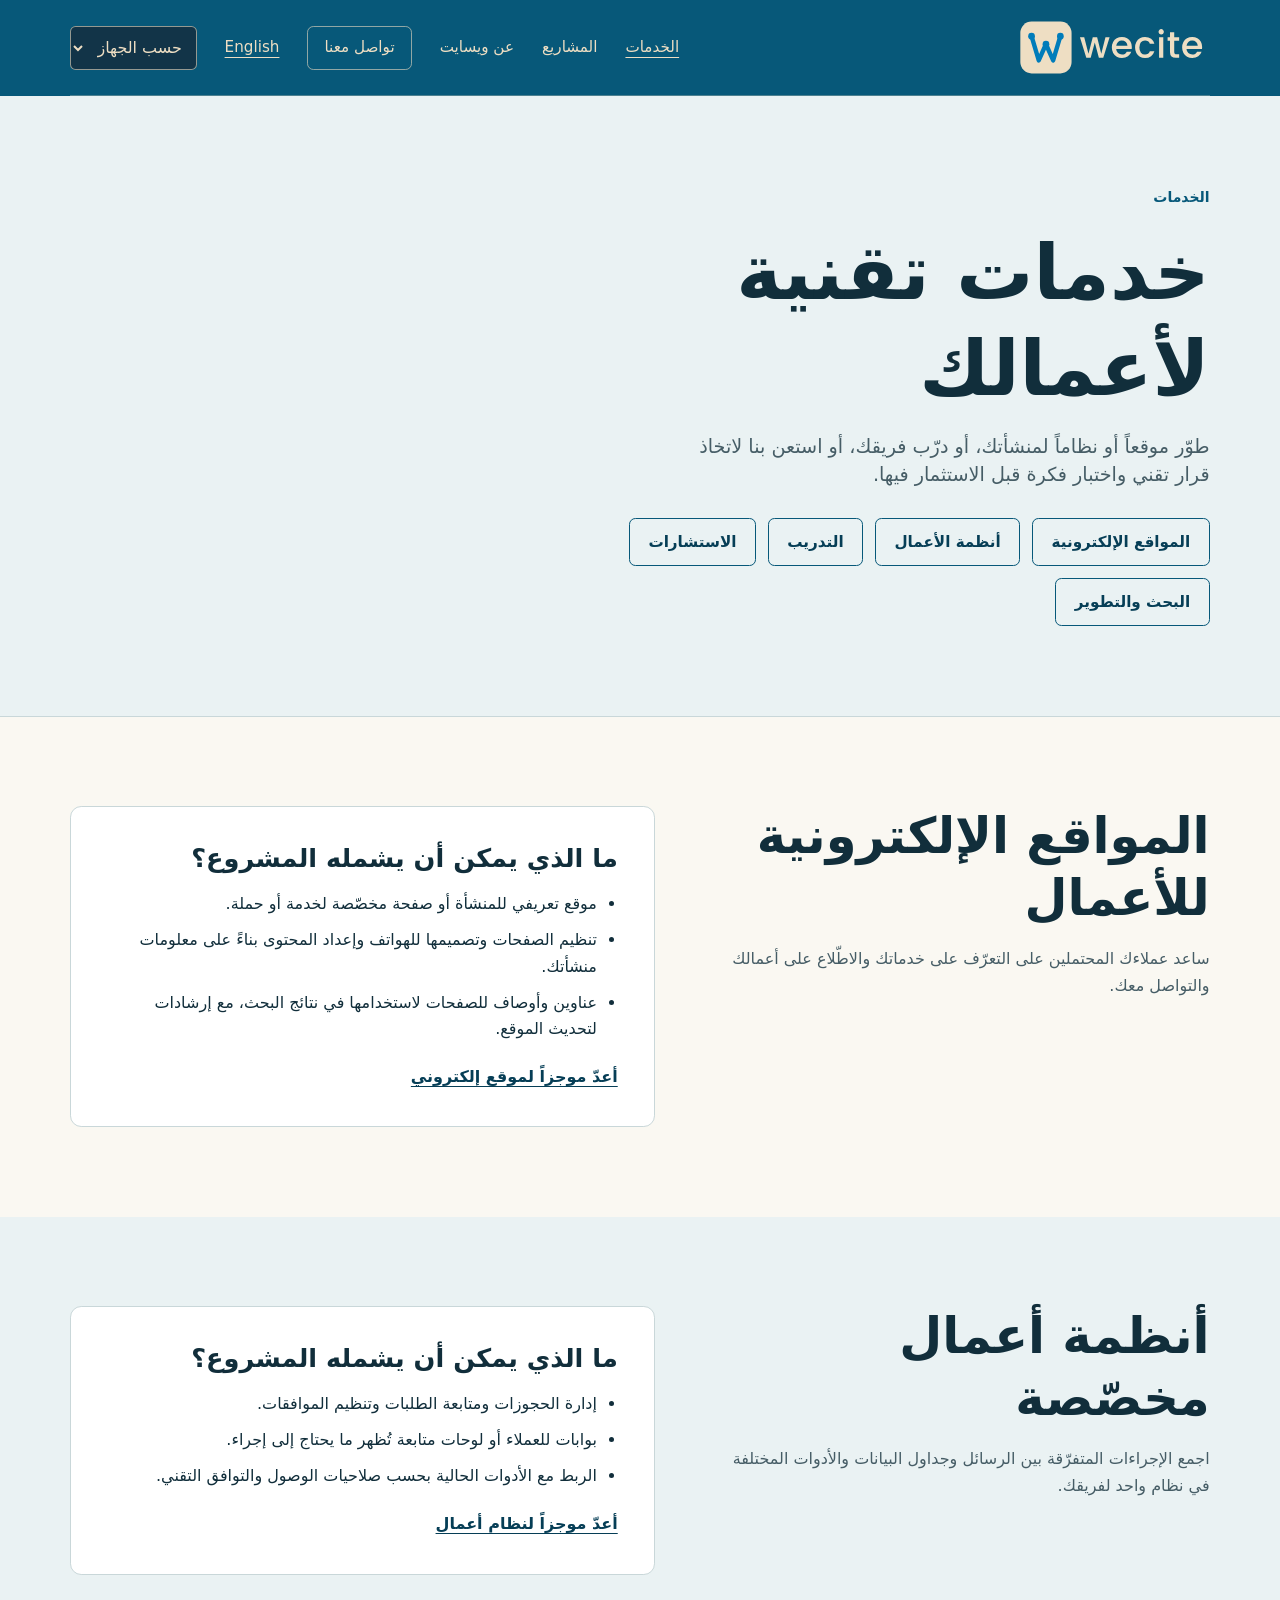
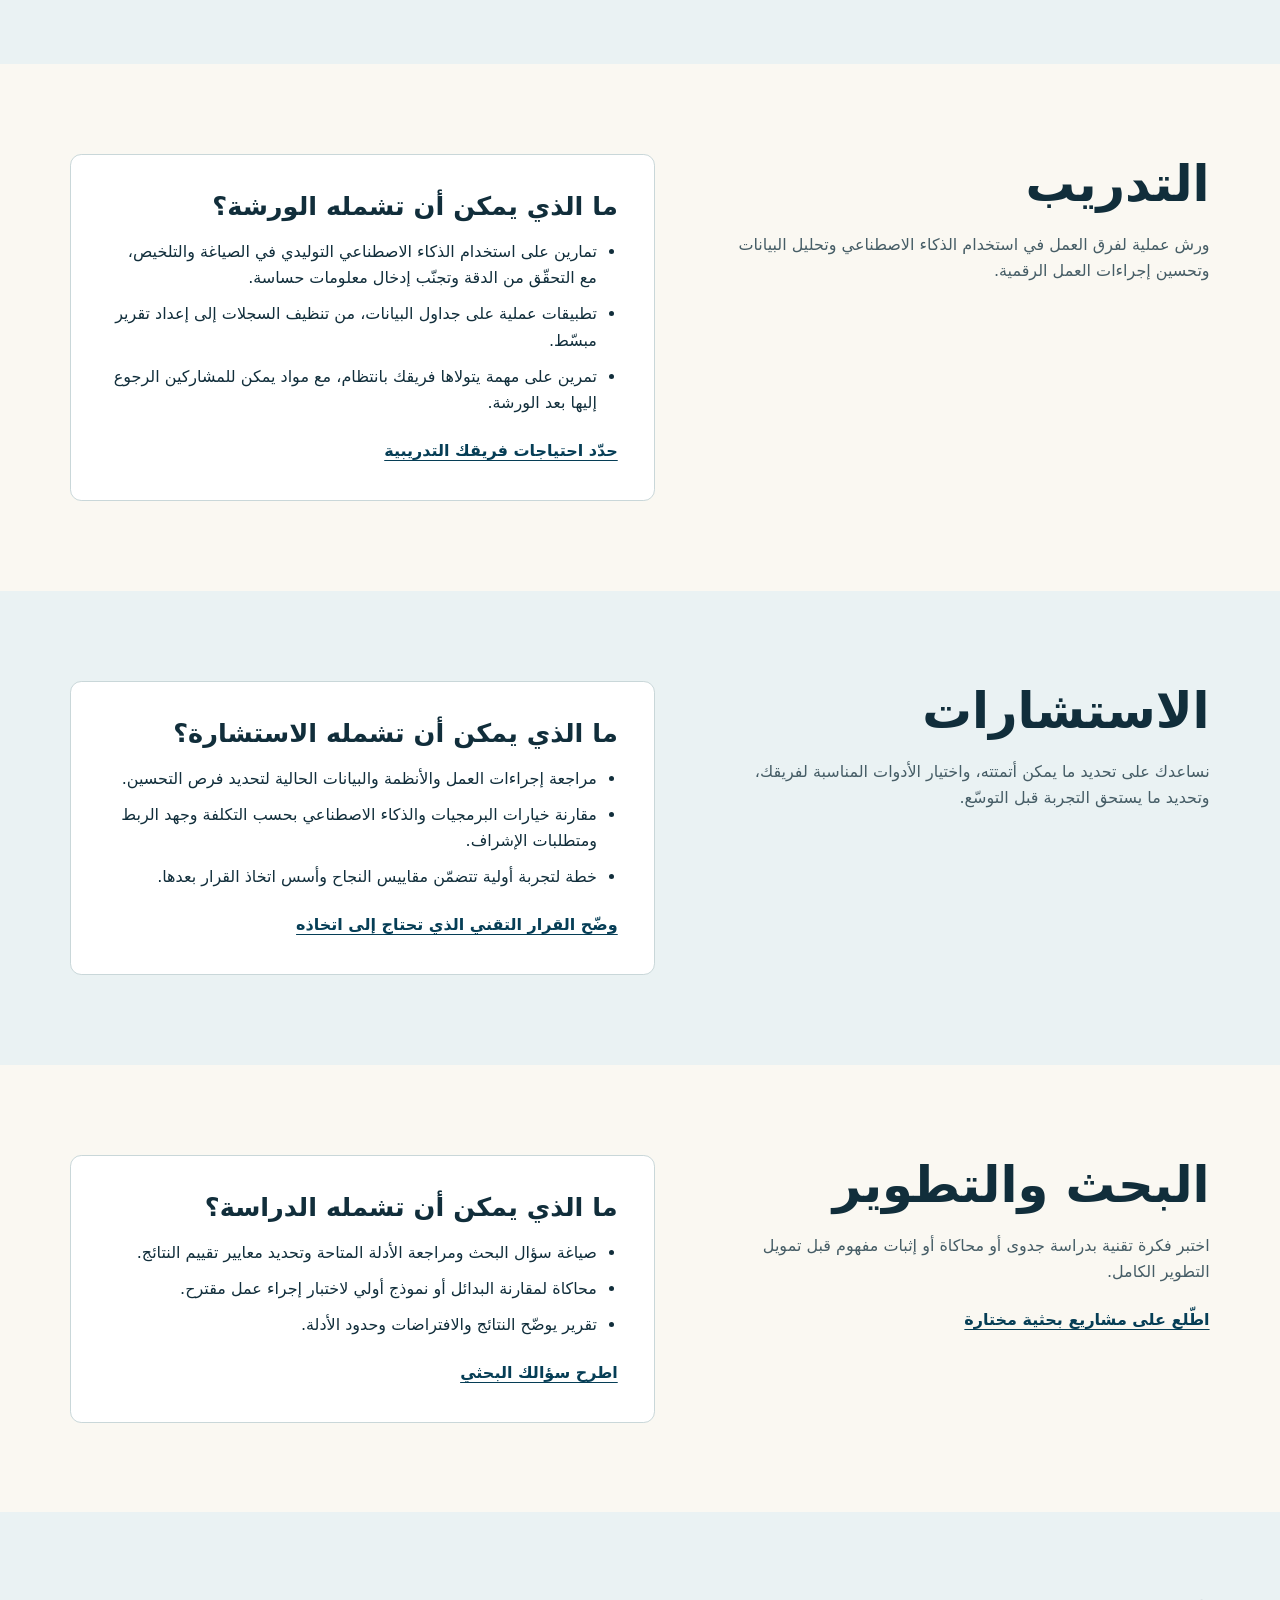
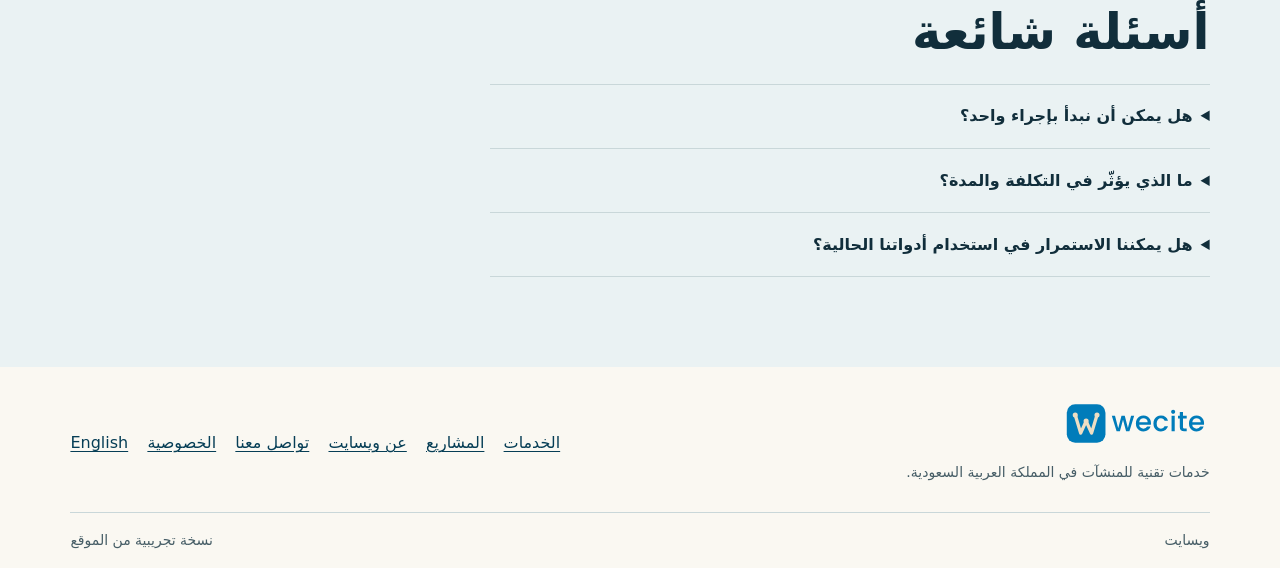
<file: ar-services.html>
<!doctype html>
<html lang="ar" dir="rtl">
<head>
  <meta charset="utf-8">
  <meta name="viewport" content="width=device-width, initial-scale=1">
  <title>الخدمات | ويسايت</title>
  <meta name="description" content="تعرّف على خدمات ويسايت في تطوير المواقع والأنظمة والتدريب والاستشارات والبحث والتطوير.">
  <meta name="robots" content="noindex, nofollow">
  <meta name="theme-color" content="#075879">
  <link rel="icon" href="assets/wecite-youtube-icon.svg" type="image/svg+xml">
  <link rel="stylesheet" href="styles.css">
  <script src="theme.js"></script>
</head>
<body>
  <a class="skip" href="#main">انتقل إلى المحتوى</a>
  <header class="masthead">
    <div class="wrap header-row">
      <a class="brand" href="ar.html" aria-label="الصفحة الرئيسية لويسايت"><img src="assets/wecite-wordmark-cream.svg" width="233" height="68" alt=""></a>
      <nav class="site-nav" aria-label="التنقّل الرئيسي"><a href="ar-services.html" aria-current="page">الخدمات</a>
        <a href="ar-work.html">المشاريع</a>
        <a href="ar-about.html">عن ويسايت</a>
        <a href="ar-contact.html" class="nav-contact">تواصل معنا</a>
        <a href="services.html" class="language-switch" lang="en" hreflang="en">English</a>
        <select class="theme-select" aria-label="مظهر الموقع" hidden>
          <option value="system">حسب الجهاز</option>
          <option value="light">فاتح</option>
          <option value="dark">داكن</option>
        </select>
      </nav>
    </div>
  </header>
  <main id="main" tabindex="-1">
    <section class="page-hero">
  <div class="wrap measure">
    <p class="eyebrow">الخدمات</p>
    <h1>خدمات تقنية لأعمالك</h1>
    <p class="lede">طوّر موقعاً أو نظاماً لمنشأتك، أو درّب فريقك، أو استعن بنا لاتخاذ قرار تقني واختبار فكرة قبل الاستثمار فيها.</p>
    <nav class="actions" aria-label="الخدمات في هذه الصفحة">
      <a class="button button-light-outline" href="#websites">المواقع الإلكترونية</a>
      <a class="button button-light-outline" href="#systems">أنظمة الأعمال</a>
      <a class="button button-light-outline" href="#training">التدريب</a>
      <a class="button button-light-outline" href="#consultancy">الاستشارات</a>
      <a class="button button-light-outline" href="#research">البحث والتطوير</a>
    </nav>
  </div>
</section>
<section id="websites" class="section">
  <div class="wrap detail-grid">
    <div><h2>المواقع الإلكترونية للأعمال</h2><p>ساعد عملاءك المحتملين على التعرّف على خدماتك والاطّلاع على أعمالك والتواصل معك.</p></div>
    <div class="detail-box">
      <h3>ما الذي يمكن أن يشمله المشروع؟</h3>
      <ul class="plain-list">
        <li>موقع تعريفي للمنشأة أو صفحة مخصّصة لخدمة أو حملة.</li>
        <li>تنظيم الصفحات وتصميمها للهواتف وإعداد المحتوى بناءً على معلومات منشأتك.</li>
        <li>عناوين وأوصاف للصفحات لاستخدامها في نتائج البحث، مع إرشادات لتحديث الموقع.</li>
      </ul>
      <a class="text-link" href="ar-contact.html?service=website">أعدّ موجزاً لموقع إلكتروني</a>
    </div>
  </div>
</section>
<section id="systems" class="section section-tint">
  <div class="wrap detail-grid">
    <div><h2>أنظمة أعمال مخصّصة</h2><p>اجمع الإجراءات المتفرّقة بين الرسائل وجداول البيانات والأدوات المختلفة في نظام واحد لفريقك.</p></div>
    <div class="detail-box">
      <h3>ما الذي يمكن أن يشمله المشروع؟</h3>
      <ul class="plain-list">
        <li>إدارة الحجوزات ومتابعة الطلبات وتنظيم الموافقات.</li>
        <li>بوابات للعملاء أو لوحات متابعة تُظهر ما يحتاج إلى إجراء.</li>
        <li>الربط مع الأدوات الحالية بحسب صلاحيات الوصول والتوافق التقني.</li>
      </ul>
      <a class="text-link" href="ar-contact.html?service=system">أعدّ موجزاً لنظام أعمال</a>
    </div>
  </div>
</section>
<section id="training" class="section">
  <div class="wrap detail-grid">
    <div><h2>التدريب</h2><p>ورش عملية لفرق العمل في استخدام الذكاء الاصطناعي وتحليل البيانات وتحسين إجراءات العمل الرقمية.</p></div>
    <div class="detail-box">
      <h3>ما الذي يمكن أن تشمله الورشة؟</h3>
      <ul class="plain-list">
        <li>تمارين على استخدام الذكاء الاصطناعي التوليدي في الصياغة والتلخيص، مع التحقّق من الدقة وتجنّب إدخال معلومات حساسة.</li>
        <li>تطبيقات عملية على جداول البيانات، من تنظيف السجلات إلى إعداد تقرير مبسّط.</li>
        <li>تمرين على مهمة يتولاها فريقك بانتظام، مع مواد يمكن للمشاركين الرجوع إليها بعد الورشة.</li>
      </ul>
      <a class="text-link" href="ar-contact.html?service=training">حدّد احتياجات فريقك التدريبية</a>
    </div>
  </div>
</section>
<section id="consultancy" class="section section-tint">
  <div class="wrap detail-grid">
    <div><h2>الاستشارات</h2><p>نساعدك على تحديد ما يمكن أتمتته، واختيار الأدوات المناسبة لفريقك، وتحديد ما يستحق التجربة قبل التوسّع.</p></div>
    <div class="detail-box">
      <h3>ما الذي يمكن أن تشمله الاستشارة؟</h3>
      <ul class="plain-list">
        <li>مراجعة إجراءات العمل والأنظمة والبيانات الحالية لتحديد فرص التحسين.</li>
        <li>مقارنة خيارات البرمجيات والذكاء الاصطناعي بحسب التكلفة وجهد الربط ومتطلبات الإشراف.</li>
        <li>خطة لتجربة أولية تتضمّن مقاييس النجاح وأسس اتخاذ القرار بعدها.</li>
      </ul>
      <a class="text-link" href="ar-contact.html?service=consultancy">وضّح القرار التقني الذي تحتاج إلى اتخاذه</a>
    </div>
  </div>
</section>
<section id="research" class="section">
  <div class="wrap detail-grid">
    <div><h2>البحث والتطوير</h2><p>اختبر فكرة تقنية بدراسة جدوى أو محاكاة أو إثبات مفهوم قبل تمويل التطوير الكامل.</p><a class="text-link" href="ar-work.html#research-projects">اطّلع على مشاريع بحثية مختارة</a></div>
    <div class="detail-box">
      <h3>ما الذي يمكن أن تشمله الدراسة؟</h3>
      <ul class="plain-list">
        <li>صياغة سؤال البحث ومراجعة الأدلة المتاحة وتحديد معايير تقييم النتائج.</li>
        <li>محاكاة لمقارنة البدائل أو نموذج أولي لاختبار إجراء عمل مقترح.</li>
        <li>تقرير يوضّح النتائج والافتراضات وحدود الأدلة.</li>
      </ul>
      <a class="text-link" href="ar-contact.html?service=research">اطرح سؤالك البحثي</a>
    </div>
  </div>
</section>
<section class="section section-tint">
  <div class="wrap measure">
    <h2>أسئلة شائعة</h2>
    <details><summary>هل يمكن أن نبدأ بإجراء واحد؟</summary><p>نعم. اختر مهمة ذات بداية ونهاية واضحتين، مثل توزيع الطلبات الجديدة. يسهل تقييم الإصدار الأول إذا اقتصر على مهمة محدّدة قبل إضافة المزيد.</p></details>
    <details><summary>ما الذي يؤثّر في التكلفة والمدة؟</summary><p>يتوقف ذلك على الخدمة. ففي تطوير المواقع والأنظمة، تؤثّر متطلبات المشروع والربط مع الأدوات الأخرى. وفي التدريب، يعتمد التقدير على الفئة المستهدفة وطريقة تقديم الورشة. أما الاستشارات والبحث والتطوير، فتعتمد على الأسئلة والأدلة المتاحة وعمق التحليل. نتّفق على النطاق أولاً.</p></details>
    <details><summary>هل يمكننا الاستمرار في استخدام أدواتنا الحالية؟</summary><p>غالباً نعم. نحدّد أولاً الأدوات التي تحتاج إلى الإبقاء عليها ونتحقّق من إمكان تبادل البيانات اللازمة للمشروع.</p></details>
  </div>
</section>

  </main>
  <footer class="footer">
    <div class="wrap footer-main">
      <div>
        <a class="brand" href="ar.html" aria-label="الصفحة الرئيسية لويسايت">
          <img class="footer-logo-light" src="assets/wecite-wordmark.svg" width="233" height="68" alt="">
          <img class="footer-logo-dark" src="assets/wecite-wordmark-cream.svg" width="233" height="68" alt="">
        </a>
        <p>خدمات تقنية للمنشآت في المملكة العربية السعودية.</p>
      </div>
      <nav aria-label="روابط تذييل الموقع"><a href="ar-services.html" aria-current="page">الخدمات</a>
        <a href="ar-work.html">المشاريع</a>
        <a href="ar-about.html">عن ويسايت</a>
        <a href="ar-contact.html">تواصل معنا</a>
        <a href="ar-privacy.html">الخصوصية</a>
        <a href="services.html" lang="en" hreflang="en">English</a></nav>
    </div>
    <div class="wrap footer-note"><span>ويسايت</span><span>نسخة تجريبية من الموقع</span></div>
  </footer>
  
</body>
</html>
</file>
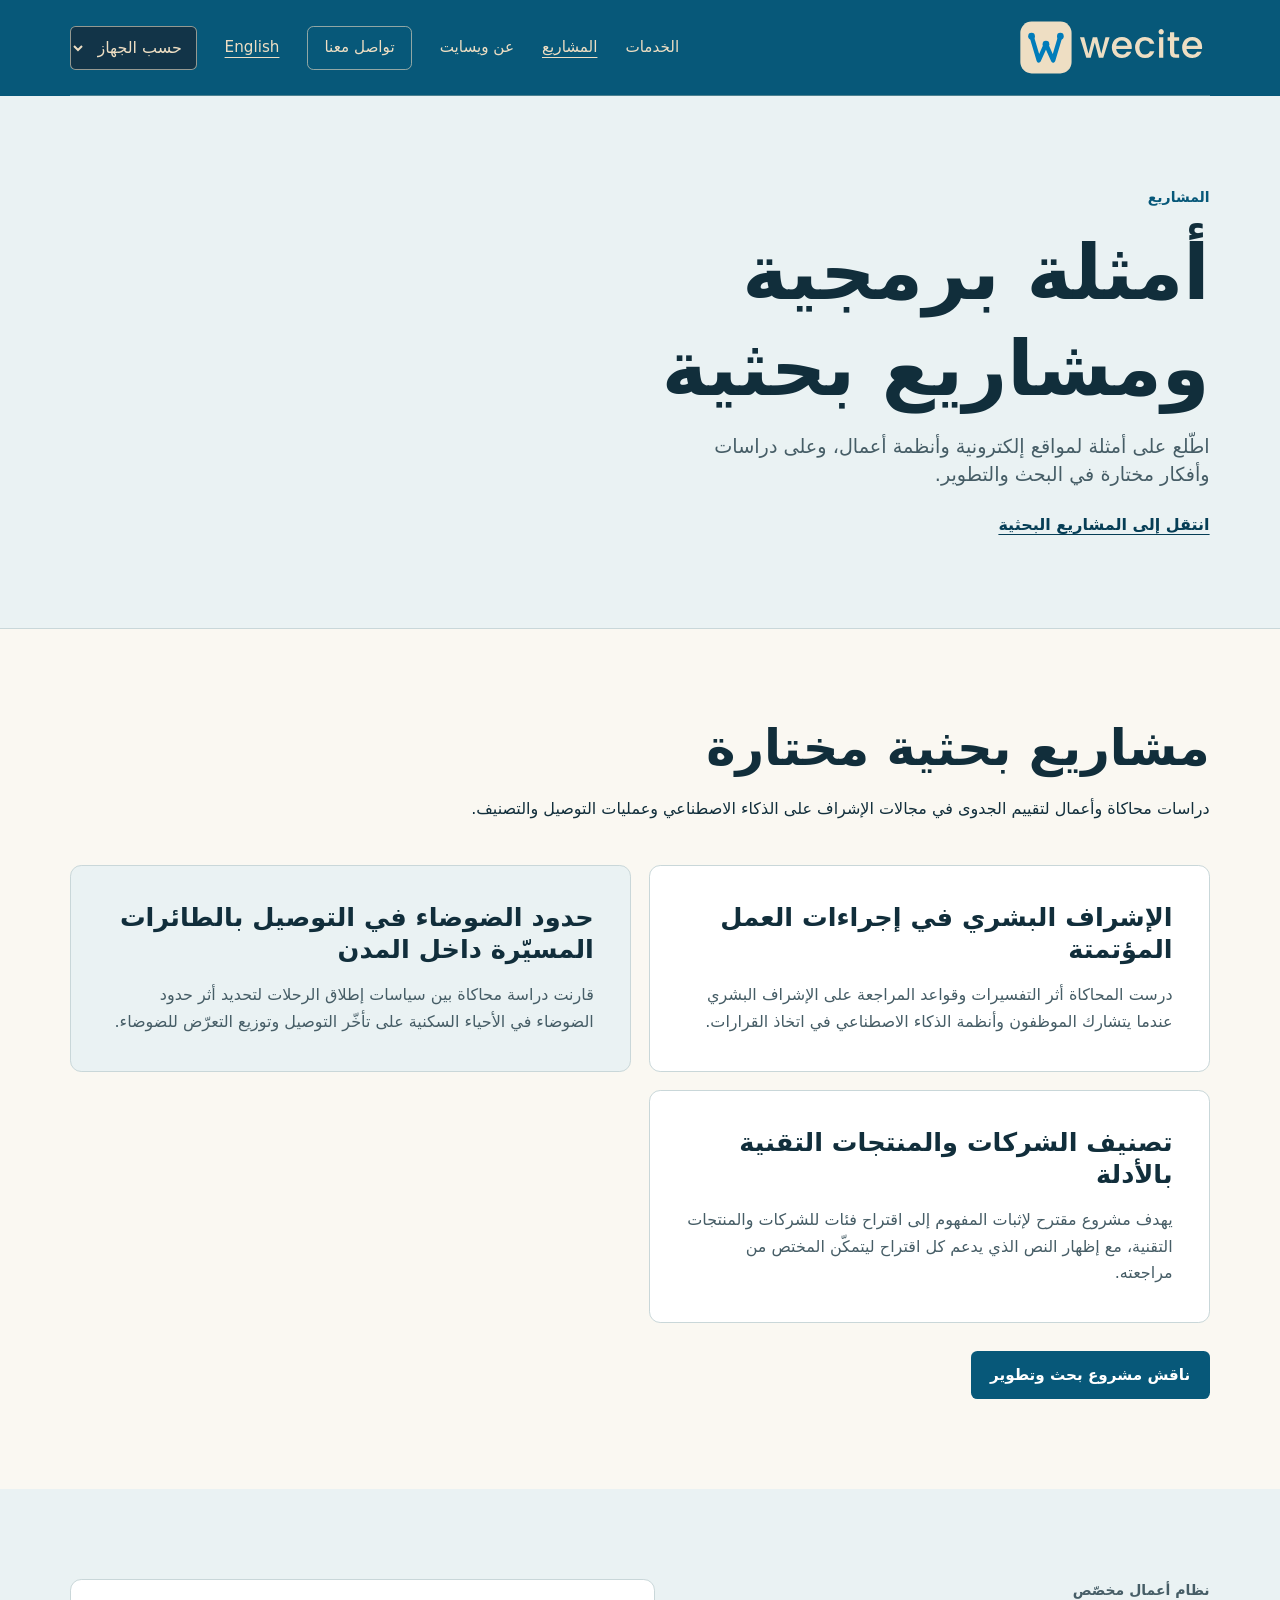
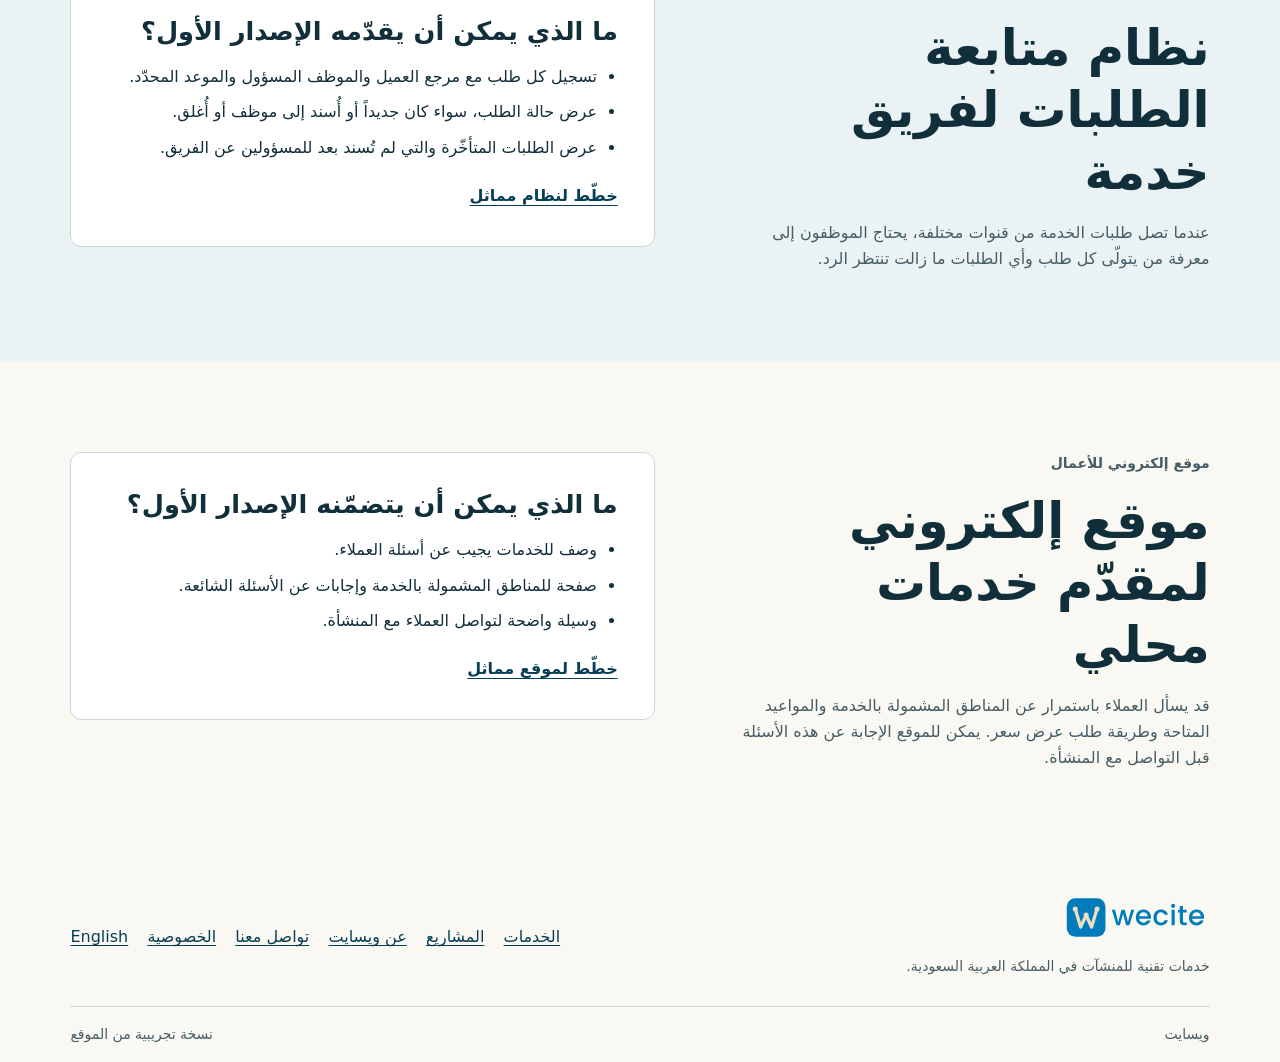
<file: ar-work.html>
<!doctype html>
<html lang="ar" dir="rtl">
<head>
  <meta charset="utf-8">
  <meta name="viewport" content="width=device-width, initial-scale=1">
  <title>المشاريع | ويسايت</title>
  <meta name="description" content="أمثلة لمواقع وأنظمة أعمال، ومشاريع مختارة في البحث والتطوير.">
  <meta name="robots" content="noindex, nofollow">
  <meta name="theme-color" content="#075879">
  <link rel="icon" href="assets/wecite-youtube-icon.svg" type="image/svg+xml">
  <link rel="stylesheet" href="styles.css">
  <script src="theme.js"></script>
</head>
<body>
  <a class="skip" href="#main">انتقل إلى المحتوى</a>
  <header class="masthead">
    <div class="wrap header-row">
      <a class="brand" href="ar.html" aria-label="الصفحة الرئيسية لويسايت"><img src="assets/wecite-wordmark-cream.svg" width="233" height="68" alt=""></a>
      <nav class="site-nav" aria-label="التنقّل الرئيسي"><a href="ar-services.html">الخدمات</a>
        <a href="ar-work.html" aria-current="page">المشاريع</a>
        <a href="ar-about.html">عن ويسايت</a>
        <a href="ar-contact.html" class="nav-contact">تواصل معنا</a>
        <a href="work.html" class="language-switch" lang="en" hreflang="en">English</a>
        <select class="theme-select" aria-label="مظهر الموقع" hidden>
          <option value="system">حسب الجهاز</option>
          <option value="light">فاتح</option>
          <option value="dark">داكن</option>
        </select>
      </nav>
    </div>
  </header>
  <main id="main" tabindex="-1">
    <section class="page-hero">
  <div class="wrap measure">
    <p class="eyebrow">المشاريع</p>
    <h1>أمثلة برمجية ومشاريع بحثية</h1>
    <p class="lede">اطّلع على أمثلة لمواقع إلكترونية وأنظمة أعمال، وعلى دراسات وأفكار مختارة في البحث والتطوير.</p>
    <a class="text-link" href="#research-projects">انتقل إلى المشاريع البحثية</a>
  </div>
</section>
<section id="research-projects" class="section">
  <div class="wrap">
    <div class="section-intro">
      <h2>مشاريع بحثية مختارة</h2>
      <p>دراسات محاكاة وأعمال لتقييم الجدوى في مجالات الإشراف على الذكاء الاصطناعي وعمليات التوصيل والتصنيف.</p>
    </div>
    <div class="service-grid">
      <article class="service-card">
        <h3>الإشراف البشري في إجراءات العمل المؤتمتة</h3>
        <p>درست المحاكاة أثر التفسيرات وقواعد المراجعة على الإشراف البشري عندما يتشارك الموظفون وأنظمة الذكاء الاصطناعي في اتخاذ القرارات.</p>
      </article>
      <article class="service-card service-card-tint">
        <h3>حدود الضوضاء في التوصيل بالطائرات المسيّرة داخل المدن</h3>
        <p>قارنت دراسة محاكاة بين سياسات إطلاق الرحلات لتحديد أثر حدود الضوضاء في الأحياء السكنية على تأخّر التوصيل وتوزيع التعرّض للضوضاء.</p>
      </article>
      <article class="service-card">
        <h3>تصنيف الشركات والمنتجات التقنية بالأدلة</h3>
        <p>يهدف مشروع مقترح لإثبات المفهوم إلى اقتراح فئات للشركات والمنتجات التقنية، مع إظهار النص الذي يدعم كل اقتراح ليتمكّن المختص من مراجعته.</p>
      </article>
    </div>
    <div class="actions"><a class="button" href="ar-contact.html?service=research">ناقش مشروع بحث وتطوير</a></div>
  </div>
</section>
<section id="request-tracker" class="section section-tint">
  <div class="wrap detail-grid">
    <div><p class="eyebrow">نظام أعمال مخصّص</p><h2>نظام متابعة الطلبات لفريق خدمة</h2><p>عندما تصل طلبات الخدمة من قنوات مختلفة، يحتاج الموظفون إلى معرفة من يتولّى كل طلب وأي الطلبات ما زالت تنتظر الرد.</p></div>
    <div class="detail-box">
      <h3>ما الذي يمكن أن يقدّمه الإصدار الأول؟</h3>
      <ul class="plain-list">
        <li>تسجيل كل طلب مع مرجع العميل والموظف المسؤول والموعد المحدّد.</li>
        <li>عرض حالة الطلب، سواء كان جديداً أو أُسند إلى موظف أو أُغلق.</li>
        <li>عرض الطلبات المتأخّرة والتي لم تُسند بعد للمسؤولين عن الفريق.</li>
      </ul>
      <a class="text-link" href="ar-contact.html?service=system">خطّط لنظام مماثل</a>
    </div>
  </div>
</section>
<section id="service-website" class="section">
  <div class="wrap detail-grid">
    <div><p class="eyebrow">موقع إلكتروني للأعمال</p><h2>موقع إلكتروني لمقدّم خدمات محلي</h2><p>قد يسأل العملاء باستمرار عن المناطق المشمولة بالخدمة والمواعيد المتاحة وطريقة طلب عرض سعر. يمكن للموقع الإجابة عن هذه الأسئلة قبل التواصل مع المنشأة.</p></div>
    <div class="detail-box">
      <h3>ما الذي يمكن أن يتضمّنه الإصدار الأول؟</h3>
      <ul class="plain-list">
        <li>وصف للخدمات يجيب عن أسئلة العملاء.</li>
        <li>صفحة للمناطق المشمولة بالخدمة وإجابات عن الأسئلة الشائعة.</li>
        <li>وسيلة واضحة لتواصل العملاء مع المنشأة.</li>
      </ul>
      <a class="text-link" href="ar-contact.html?service=website">خطّط لموقع مماثل</a>
    </div>
  </div>
</section>

  </main>
  <footer class="footer">
    <div class="wrap footer-main">
      <div>
        <a class="brand" href="ar.html" aria-label="الصفحة الرئيسية لويسايت">
          <img class="footer-logo-light" src="assets/wecite-wordmark.svg" width="233" height="68" alt="">
          <img class="footer-logo-dark" src="assets/wecite-wordmark-cream.svg" width="233" height="68" alt="">
        </a>
        <p>خدمات تقنية للمنشآت في المملكة العربية السعودية.</p>
      </div>
      <nav aria-label="روابط تذييل الموقع"><a href="ar-services.html">الخدمات</a>
        <a href="ar-work.html" aria-current="page">المشاريع</a>
        <a href="ar-about.html">عن ويسايت</a>
        <a href="ar-contact.html">تواصل معنا</a>
        <a href="ar-privacy.html">الخصوصية</a>
        <a href="work.html" lang="en" hreflang="en">English</a></nav>
    </div>
    <div class="wrap footer-note"><span>ويسايت</span><span>نسخة تجريبية من الموقع</span></div>
  </footer>
  
</body>
</html>
</file>
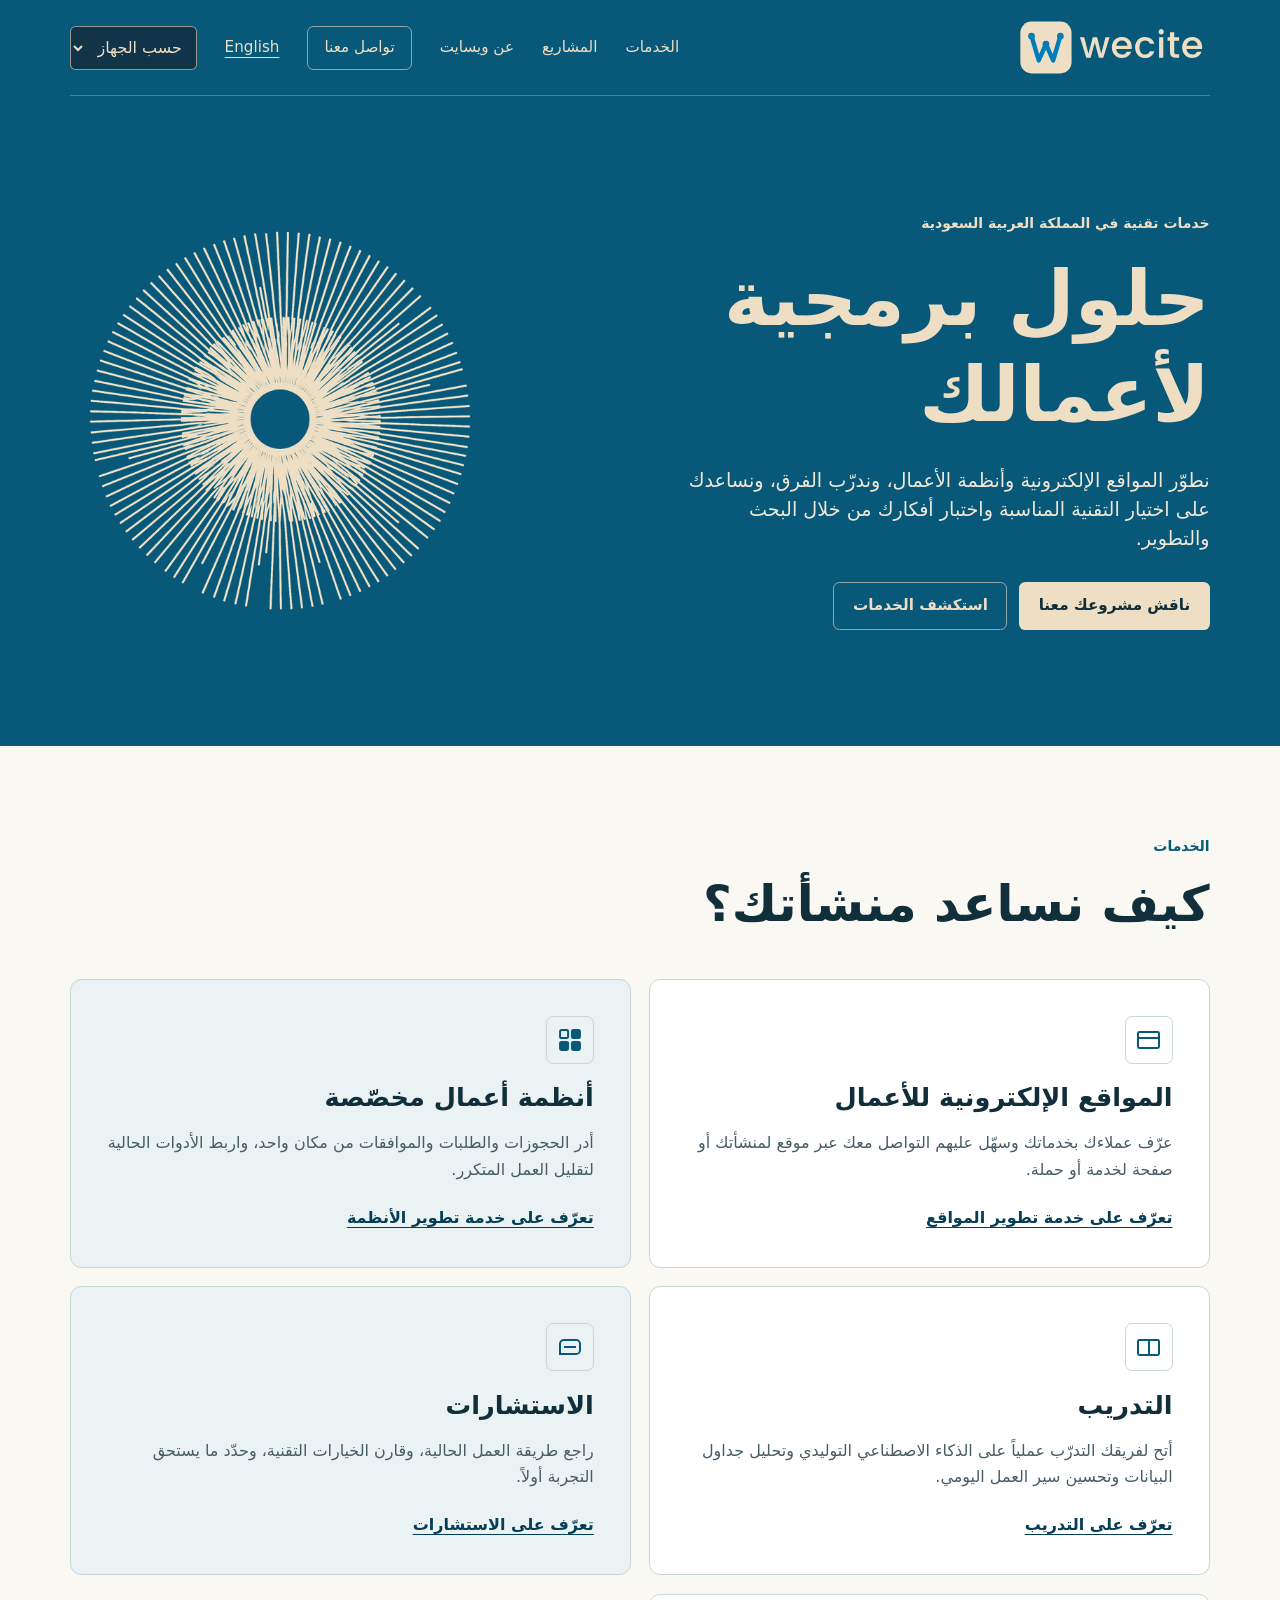
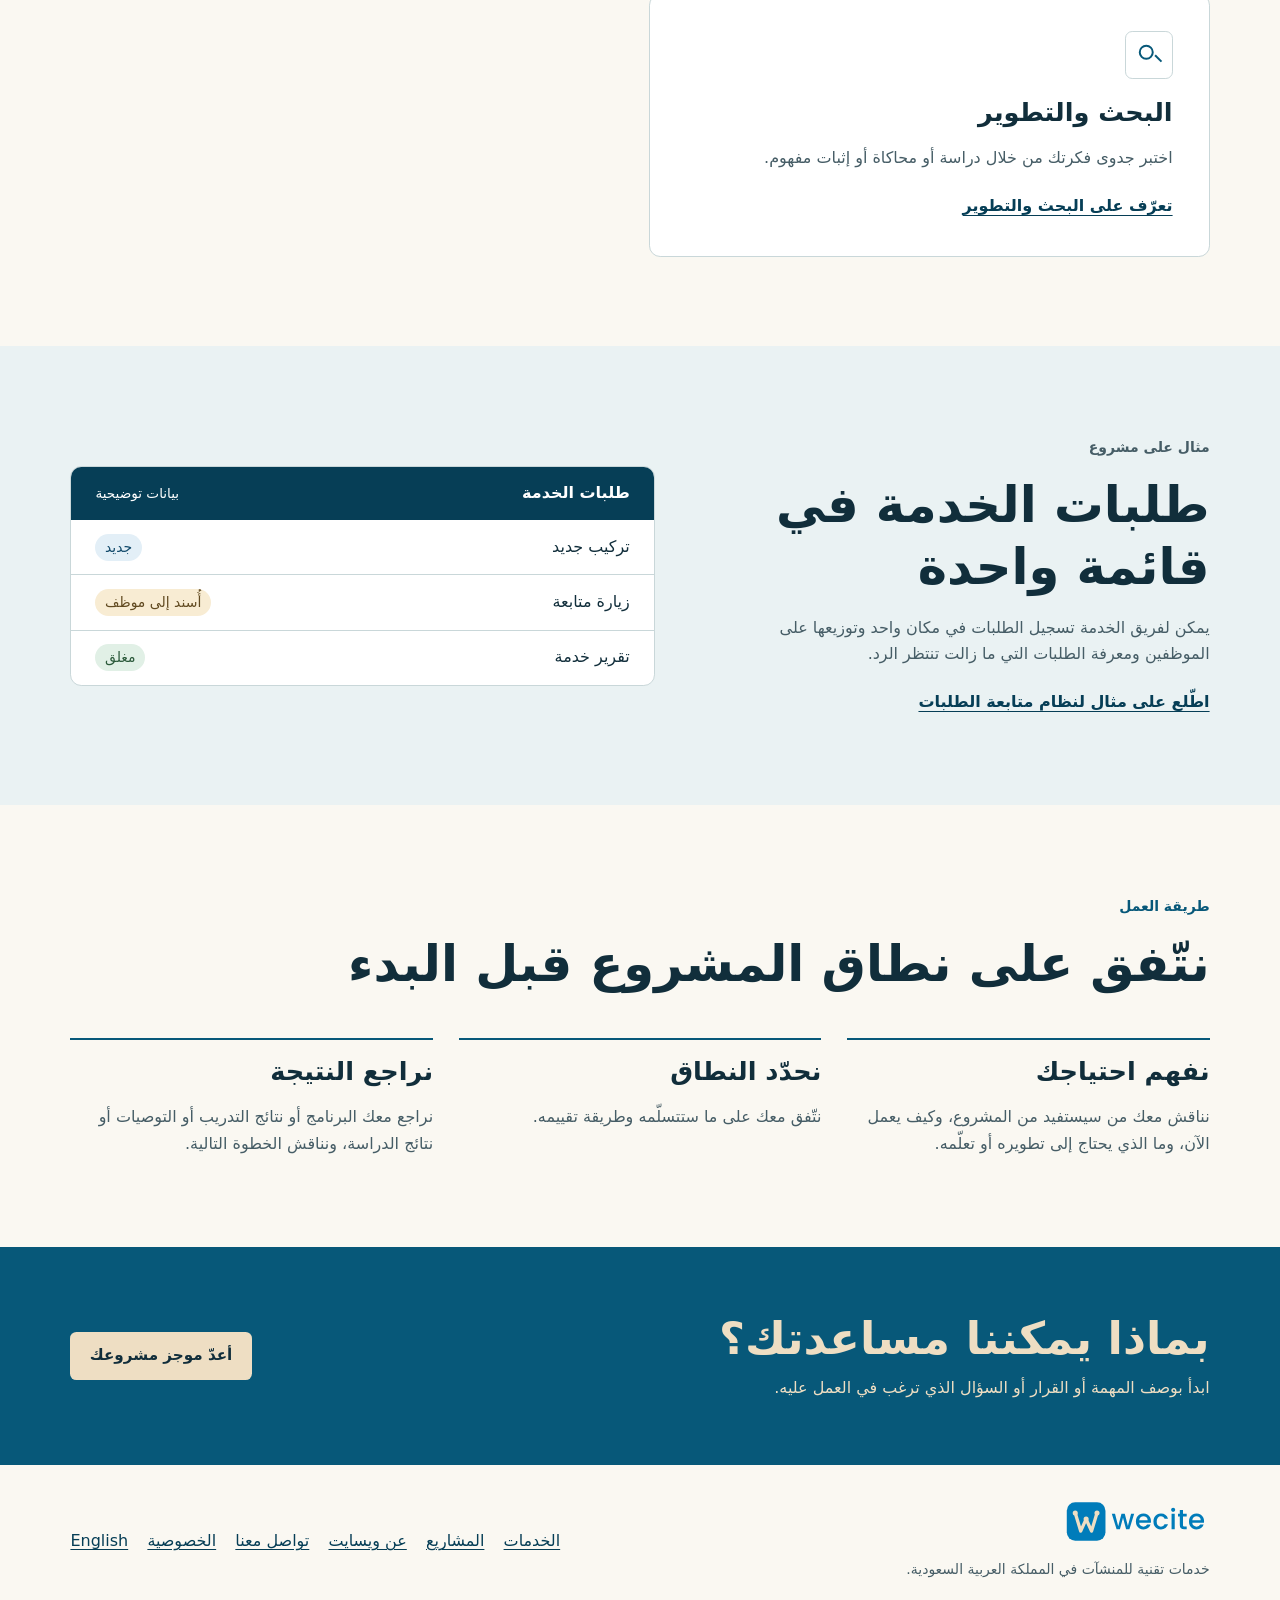
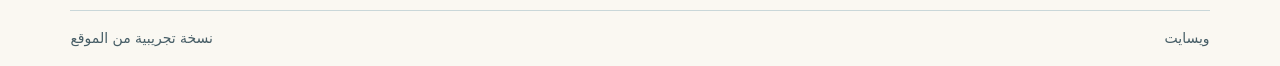
<file: ar.html>
<!doctype html>
<html lang="ar" dir="rtl">
<head>
  <meta charset="utf-8">
  <meta name="viewport" content="width=device-width, initial-scale=1">
  <title>ويسايت | حلول برمجية لأعمالك</title>
  <meta name="description" content="مواقع إلكترونية وأنظمة أعمال وتدريب واستشارات وبحث وتطوير في السعودية.">
  <meta name="robots" content="noindex, nofollow">
  <meta name="theme-color" content="#075879">
  <link rel="icon" href="assets/wecite-youtube-icon.svg" type="image/svg+xml">
  <link rel="stylesheet" href="styles.css">
  <script src="theme.js"></script>
</head>
<body>
  <a class="skip" href="#main">انتقل إلى المحتوى</a>
  <header class="masthead">
    <div class="wrap header-row">
      <a class="brand" href="ar.html" aria-label="الصفحة الرئيسية لويسايت"><img src="assets/wecite-wordmark-cream.svg" width="233" height="68" alt=""></a>
      <nav class="site-nav" aria-label="التنقّل الرئيسي"><a href="ar-services.html">الخدمات</a>
        <a href="ar-work.html">المشاريع</a>
        <a href="ar-about.html">عن ويسايت</a>
        <a href="ar-contact.html" class="nav-contact">تواصل معنا</a>
        <a href="index.html" class="language-switch" lang="en" hreflang="en">English</a>
        <select class="theme-select" aria-label="مظهر الموقع" hidden>
          <option value="system">حسب الجهاز</option>
          <option value="light">فاتح</option>
          <option value="dark">داكن</option>
        </select>
      </nav>
    </div>
  </header>
  <main id="main" tabindex="-1">
    <section class="hero">
  <div class="wrap hero-grid">
    <div class="hero-copy">
      <p class="eyebrow">خدمات تقنية في المملكة العربية السعودية</p>
      <h1>حلول برمجية لأعمالك</h1>
      <p class="lede">نطوّر المواقع الإلكترونية وأنظمة الأعمال، وندرّب الفرق، ونساعدك على اختيار التقنية المناسبة واختبار أفكارك من خلال البحث والتطوير.</p>
      <div class="actions">
        <a class="button button-cream" href="ar-contact.html">ناقش مشروعك معنا</a>
        <a class="button button-outline" href="ar-services.html">استكشف الخدمات</a>
      </div>
    </div>
    <img class="hero-motif" src="assets/radial-motif.webp" width="600" height="600" alt="" fetchpriority="high">
  </div>
</section>
<section class="section">
  <div class="wrap">
    <div class="section-intro">
      <p class="eyebrow">الخدمات</p>
      <h2>كيف نساعد منشأتك؟</h2>
    </div>
    <div class="service-grid">
      <article class="service-card">
        <div class="service-icon" aria-hidden="true"><span class="browser-icon"></span></div>
        <h3>المواقع الإلكترونية للأعمال</h3>
        <p>عرّف عملاءك بخدماتك وسهّل عليهم التواصل معك عبر موقع لمنشأتك أو صفحة لخدمة أو حملة.</p>
        <a class="text-link" href="ar-services.html#websites">تعرّف على خدمة تطوير المواقع</a>
      </article>
      <article class="service-card service-card-tint">
        <div class="service-icon" aria-hidden="true"><span class="system-icon"></span></div>
        <h3>أنظمة أعمال مخصّصة</h3>
        <p>أدر الحجوزات والطلبات والموافقات من مكان واحد، واربط الأدوات الحالية لتقليل العمل المتكرر.</p>
        <a class="text-link" href="ar-services.html#systems">تعرّف على خدمة تطوير الأنظمة</a>
      </article>
      <article class="service-card">
        <div class="service-icon" aria-hidden="true"><span class="training-icon"></span></div>
        <h3>التدريب</h3>
        <p>أتح لفريقك التدرّب عملياً على الذكاء الاصطناعي التوليدي وتحليل جداول البيانات وتحسين سير العمل اليومي.</p>
        <a class="text-link" href="ar-services.html#training">تعرّف على التدريب</a>
      </article>
      <article class="service-card service-card-tint">
        <div class="service-icon" aria-hidden="true"><span class="consultancy-icon"></span></div>
        <h3>الاستشارات</h3>
        <p>راجع طريقة العمل الحالية، وقارن الخيارات التقنية، وحدّد ما يستحق التجربة أولاً.</p>
        <a class="text-link" href="ar-services.html#consultancy">تعرّف على الاستشارات</a>
      </article>
      <article class="service-card">
        <div class="service-icon" aria-hidden="true"><span class="research-icon"></span></div>
        <h3>البحث والتطوير</h3>
        <p>اختبر جدوى فكرتك من خلال دراسة أو محاكاة أو إثبات مفهوم.</p>
        <a class="text-link" href="ar-services.html#research">تعرّف على البحث والتطوير</a>
      </article>
    </div>
  </div>
</section>
<section class="section section-tint">
  <div class="wrap feature-grid">
    <div>
      <p class="eyebrow">مثال على مشروع</p>
      <h2>طلبات الخدمة في قائمة واحدة</h2>
      <p>يمكن لفريق الخدمة تسجيل الطلبات في مكان واحد وتوزيعها على الموظفين ومعرفة الطلبات التي ما زالت تنتظر الرد.</p>
      <a class="text-link" href="ar-work.html#request-tracker">اطّلع على مثال لنظام متابعة الطلبات</a>
    </div>
    <div class="sample-window">
      <div class="sample-title"><span>طلبات الخدمة</span><span>بيانات توضيحية</span></div>
      <div class="sample-row"><span>تركيب جديد</span><span class="status">جديد</span></div>
      <div class="sample-row"><span>زيارة متابعة</span><span class="status progress">أُسند إلى موظف</span></div>
      <div class="sample-row"><span>تقرير خدمة</span><span class="status finished">مغلق</span></div>
    </div>
  </div>
</section>
<section class="section">
  <div class="wrap">
    <div class="section-intro">
      <p class="eyebrow">طريقة العمل</p>
      <h2>نتّفق على نطاق المشروع قبل البدء</h2>
    </div>
    <ol class="process">
      <li><h3>نفهم احتياجك</h3><p>نناقش معك من سيستفيد من المشروع، وكيف يعمل الآن، وما الذي يحتاج إلى تطويره أو تعلّمه.</p></li>
      <li><h3>نحدّد النطاق</h3><p>نتّفق معك على ما ستتسلّمه وطريقة تقييمه.</p></li>
      <li><h3>نراجع النتيجة</h3><p>نراجع معك البرنامج أو نتائج التدريب أو التوصيات أو نتائج الدراسة، ونناقش الخطوة التالية.</p></li>
    </ol>
  </div>
</section>
<section class="contact-band">
  <div class="wrap band-row">
    <div><h2>بماذا يمكننا مساعدتك؟</h2><p>ابدأ بوصف المهمة أو القرار أو السؤال الذي ترغب في العمل عليه.</p></div>
    <a class="button button-cream" href="ar-contact.html">أعدّ موجز مشروعك</a>
  </div>
</section>

  </main>
  <footer class="footer">
    <div class="wrap footer-main">
      <div>
        <a class="brand" href="ar.html" aria-label="الصفحة الرئيسية لويسايت">
          <img class="footer-logo-light" src="assets/wecite-wordmark.svg" width="233" height="68" alt="">
          <img class="footer-logo-dark" src="assets/wecite-wordmark-cream.svg" width="233" height="68" alt="">
        </a>
        <p>خدمات تقنية للمنشآت في المملكة العربية السعودية.</p>
      </div>
      <nav aria-label="روابط تذييل الموقع"><a href="ar-services.html">الخدمات</a>
        <a href="ar-work.html">المشاريع</a>
        <a href="ar-about.html">عن ويسايت</a>
        <a href="ar-contact.html">تواصل معنا</a>
        <a href="ar-privacy.html">الخصوصية</a>
        <a href="index.html" lang="en" hreflang="en">English</a></nav>
    </div>
    <div class="wrap footer-note"><span>ويسايت</span><span>نسخة تجريبية من الموقع</span></div>
  </footer>
  
</body>
</html>
</file>
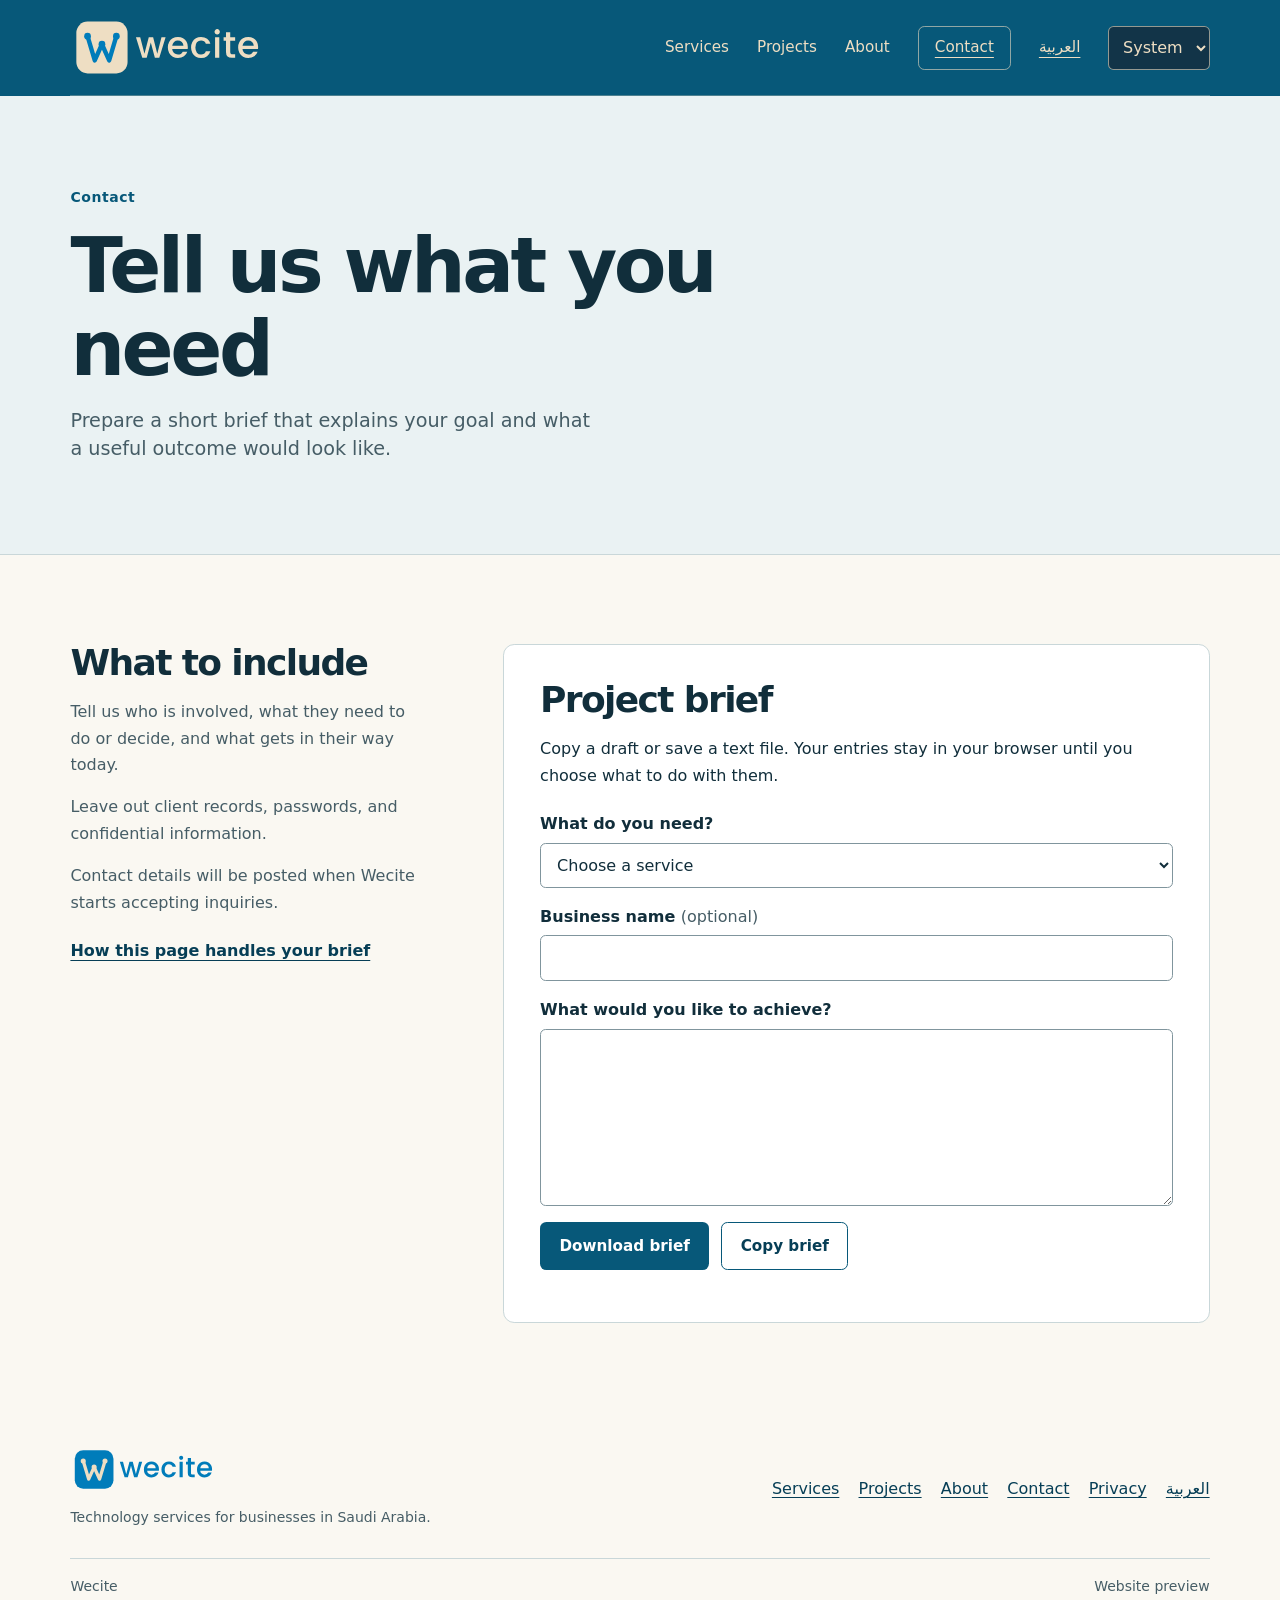
<file: contact.html>
<!doctype html>
<html lang="en" dir="ltr">
<head>
  <meta charset="utf-8">
  <meta name="viewport" content="width=device-width, initial-scale=1">
  <title>Contact | Wecite</title>
  <meta name="description" content="Prepare a brief for a website, custom software, training, consultancy, or R&amp;D project.">
  <meta name="robots" content="noindex, nofollow">
  <meta name="theme-color" content="#075879">
  <link rel="icon" href="assets/wecite-youtube-icon.svg" type="image/svg+xml">
  <link rel="stylesheet" href="styles.css">
  <script src="theme.js"></script>
</head>
<body>
  <a class="skip" href="#main">Skip to content</a>
  <header class="masthead">
    <div class="wrap header-row">
      <a class="brand" href="index.html" aria-label="Wecite home"><img src="assets/wecite-wordmark-cream.svg" width="233" height="68" alt=""></a>
      <nav class="site-nav" aria-label="Main navigation"><a href="services.html">Services</a>
        <a href="work.html">Projects</a>
        <a href="about.html">About</a>
        <a href="contact.html" class="nav-contact" aria-current="page">Contact</a>
        <a href="ar-contact.html" class="language-switch" lang="ar" hreflang="ar">العربية</a>
        <select class="theme-select" aria-label="Color theme" hidden>
          <option value="system">System</option>
          <option value="light">Light</option>
          <option value="dark">Dark</option>
        </select>
      </nav>
    </div>
  </header>
  <main id="main" tabindex="-1">
    <section class="page-hero">
  <div class="wrap measure">
    <p class="eyebrow">Contact</p>
    <h1>Tell us what you need</h1>
    <p class="lede">Prepare a short brief that explains your goal and what a useful outcome would look like.</p>
  </div>
</section>
<section class="section">
  <div class="wrap contact-grid">
    <aside class="brief-aside">
      <h2>What to include</h2>
      <p>Tell us who is involved, what they need to do or decide, and what gets in their way today.</p>
      <p>Leave out client records, passwords, and confidential information.</p>
      <p>Contact details will be posted when Wecite starts accepting inquiries.</p>
      <a class="text-link" href="privacy.html">How this page handles your brief</a>
    </aside>
    <div class="brief-panel">
      <h2>Project brief</h2>
      <p id="brief-help">Copy a draft or save a text file. Your entries stay in your browser until you choose what to do with them.</p>
      <noscript><p>Enable JavaScript to use the brief builder. You can also <a class="text-link" href="assets/project-brief.txt" download>download a blank brief</a>.</p></noscript>
      <form id="brief-form" hidden aria-describedby="brief-help">
        <label for="service">What do you need?</label>
        <select id="service" name="service" required>
          <option value="">Choose a service</option>
          <option value="website">Business website</option>
          <option value="system">Custom business system</option>
          <option value="training">Training</option>
          <option value="consultancy">Consultancy</option>
          <option value="research">Research and development (R&amp;D)</option>
          <option value="unsure">Still deciding</option>
        </select>
        <label for="company">Business name <span>(optional)</span></label>
        <input id="company" name="company" maxlength="100" autocomplete="organization">
        <label for="details">What would you like to achieve?</label>
        <textarea id="details" name="details" rows="6" maxlength="2000" required></textarea>
        <div class="actions">
          <button class="button" type="submit" value="download">Download brief</button>
          <button class="button button-light-outline" type="submit" value="copy">Copy brief</button>
        </div>
        <p id="brief-status" class="brief-status" role="status"></p>
        <label for="brief-output" id="brief-output-label" hidden>Prepared brief</label>
        <textarea id="brief-output" rows="6" readonly hidden></textarea>
      </form>
    </div>
  </div>
</section>

  </main>
  <footer class="footer">
    <div class="wrap footer-main">
      <div>
        <a class="brand" href="index.html" aria-label="Wecite home">
          <img class="footer-logo-light" src="assets/wecite-wordmark.svg" width="233" height="68" alt="">
          <img class="footer-logo-dark" src="assets/wecite-wordmark-cream.svg" width="233" height="68" alt="">
        </a>
        <p>Technology services for businesses in Saudi Arabia.</p>
      </div>
      <nav aria-label="Footer navigation"><a href="services.html">Services</a>
        <a href="work.html">Projects</a>
        <a href="about.html">About</a>
        <a href="contact.html" aria-current="page">Contact</a>
        <a href="privacy.html">Privacy</a>
        <a href="ar-contact.html" lang="ar" hreflang="ar">العربية</a></nav>
    </div>
    <div class="wrap footer-note"><span>Wecite</span><span>Website preview</span></div>
  </footer>
  <script src="brief.js" defer></script>
</body>
</html>
</file>
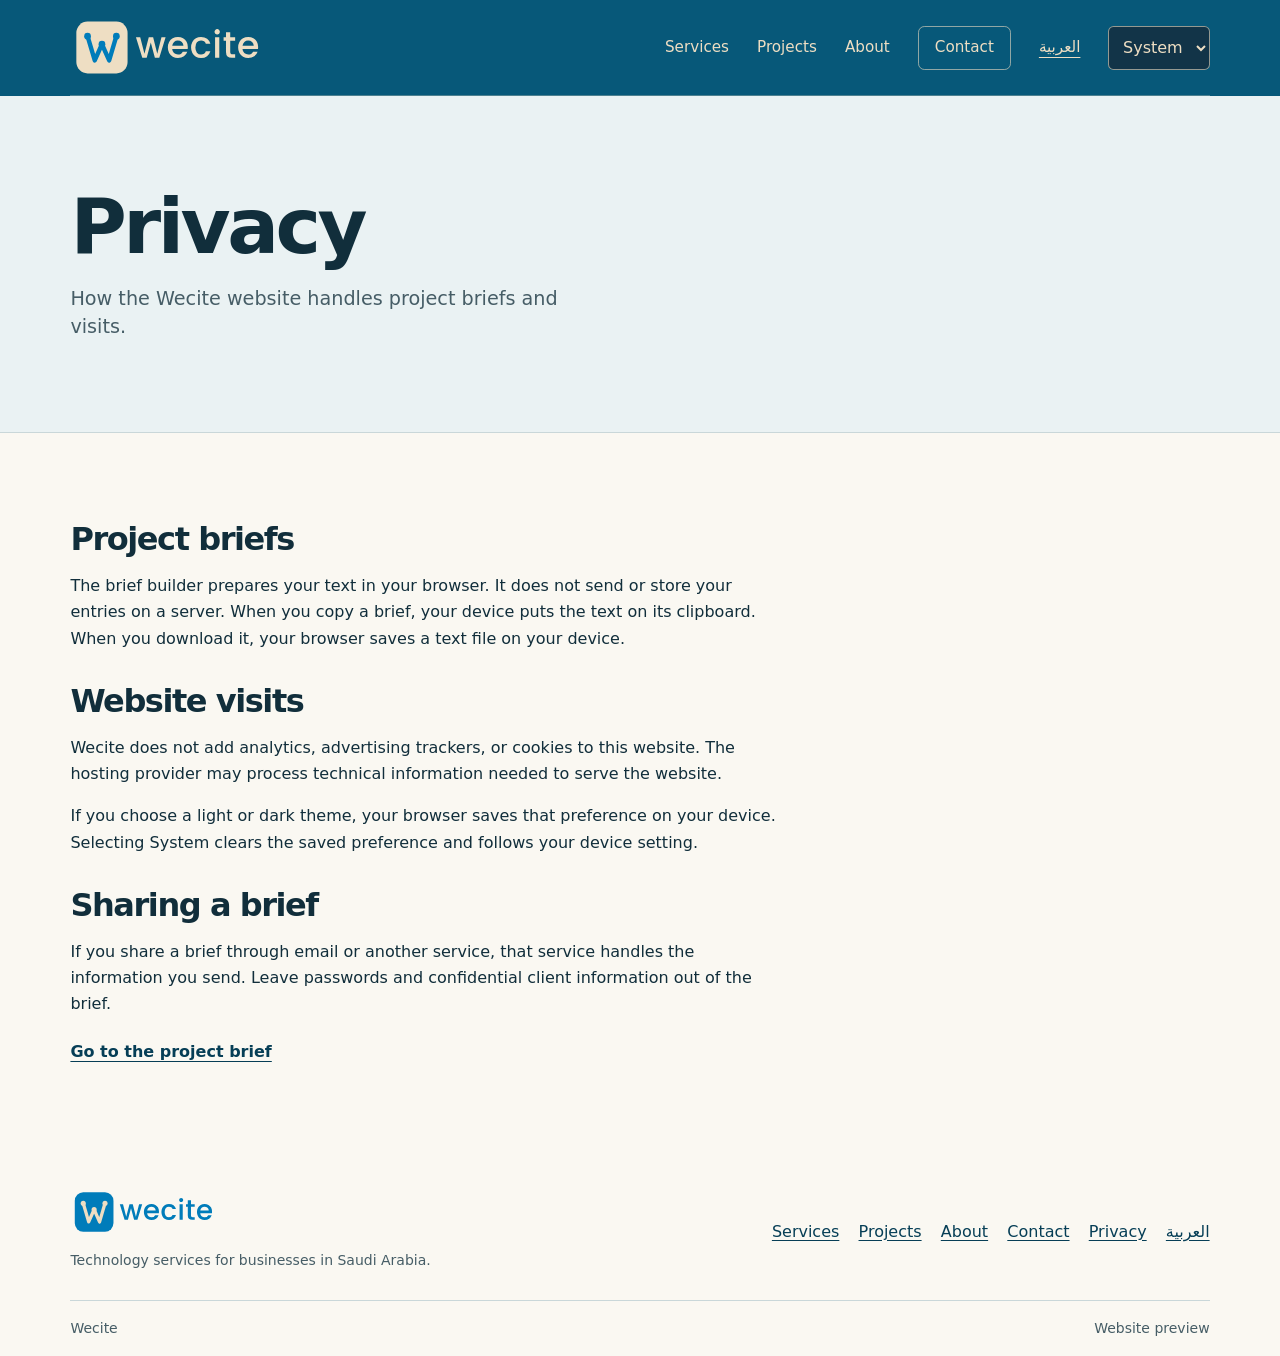
<file: privacy.html>
<!doctype html>
<html lang="en" dir="ltr">
<head>
  <meta charset="utf-8">
  <meta name="viewport" content="width=device-width, initial-scale=1">
  <title>Privacy | Wecite</title>
  <meta name="description" content="Learn how the Wecite website handles project briefs and visits.">
  <meta name="robots" content="noindex, nofollow">
  <meta name="theme-color" content="#075879">
  <link rel="icon" href="assets/wecite-youtube-icon.svg" type="image/svg+xml">
  <link rel="stylesheet" href="styles.css">
  <script src="theme.js"></script>
</head>
<body>
  <a class="skip" href="#main">Skip to content</a>
  <header class="masthead">
    <div class="wrap header-row">
      <a class="brand" href="index.html" aria-label="Wecite home"><img src="assets/wecite-wordmark-cream.svg" width="233" height="68" alt=""></a>
      <nav class="site-nav" aria-label="Main navigation"><a href="services.html">Services</a>
        <a href="work.html">Projects</a>
        <a href="about.html">About</a>
        <a href="contact.html" class="nav-contact">Contact</a>
        <a href="ar-privacy.html" class="language-switch" lang="ar" hreflang="ar">العربية</a>
        <select class="theme-select" aria-label="Color theme" hidden>
          <option value="system">System</option>
          <option value="light">Light</option>
          <option value="dark">Dark</option>
        </select>
      </nav>
    </div>
  </header>
  <main id="main" tabindex="-1">
    <section class="page-hero">
  <div class="wrap measure">
    <h1>Privacy</h1>
    <p class="lede">How the Wecite website handles project briefs and visits.</p>
  </div>
</section>
<section class="section">
  <div class="wrap measure prose">
    <h2>Project briefs</h2>
    <p>The brief builder prepares your text in your browser. It does not send or store your entries on a server. When you copy a brief, your device puts the text on its clipboard. When you download it, your browser saves a text file on your device.</p>
    <h2>Website visits</h2>
    <p>Wecite does not add analytics, advertising trackers, or cookies to this website. The hosting provider may process technical information needed to serve the website.</p>
    <p>If you choose a light or dark theme, your browser saves that preference on your device. Selecting System clears the saved preference and follows your device setting.</p>
    <h2>Sharing a brief</h2>
    <p>If you share a brief through email or another service, that service handles the information you send. Leave passwords and confidential client information out of the brief.</p>
    <a class="text-link" href="contact.html">Go to the project brief</a>
  </div>
</section>

  </main>
  <footer class="footer">
    <div class="wrap footer-main">
      <div>
        <a class="brand" href="index.html" aria-label="Wecite home">
          <img class="footer-logo-light" src="assets/wecite-wordmark.svg" width="233" height="68" alt="">
          <img class="footer-logo-dark" src="assets/wecite-wordmark-cream.svg" width="233" height="68" alt="">
        </a>
        <p>Technology services for businesses in Saudi Arabia.</p>
      </div>
      <nav aria-label="Footer navigation"><a href="services.html">Services</a>
        <a href="work.html">Projects</a>
        <a href="about.html">About</a>
        <a href="contact.html">Contact</a>
        <a href="privacy.html" aria-current="page">Privacy</a>
        <a href="ar-privacy.html" lang="ar" hreflang="ar">العربية</a></nav>
    </div>
    <div class="wrap footer-note"><span>Wecite</span><span>Website preview</span></div>
  </footer>
  
</body>
</html>
</file>
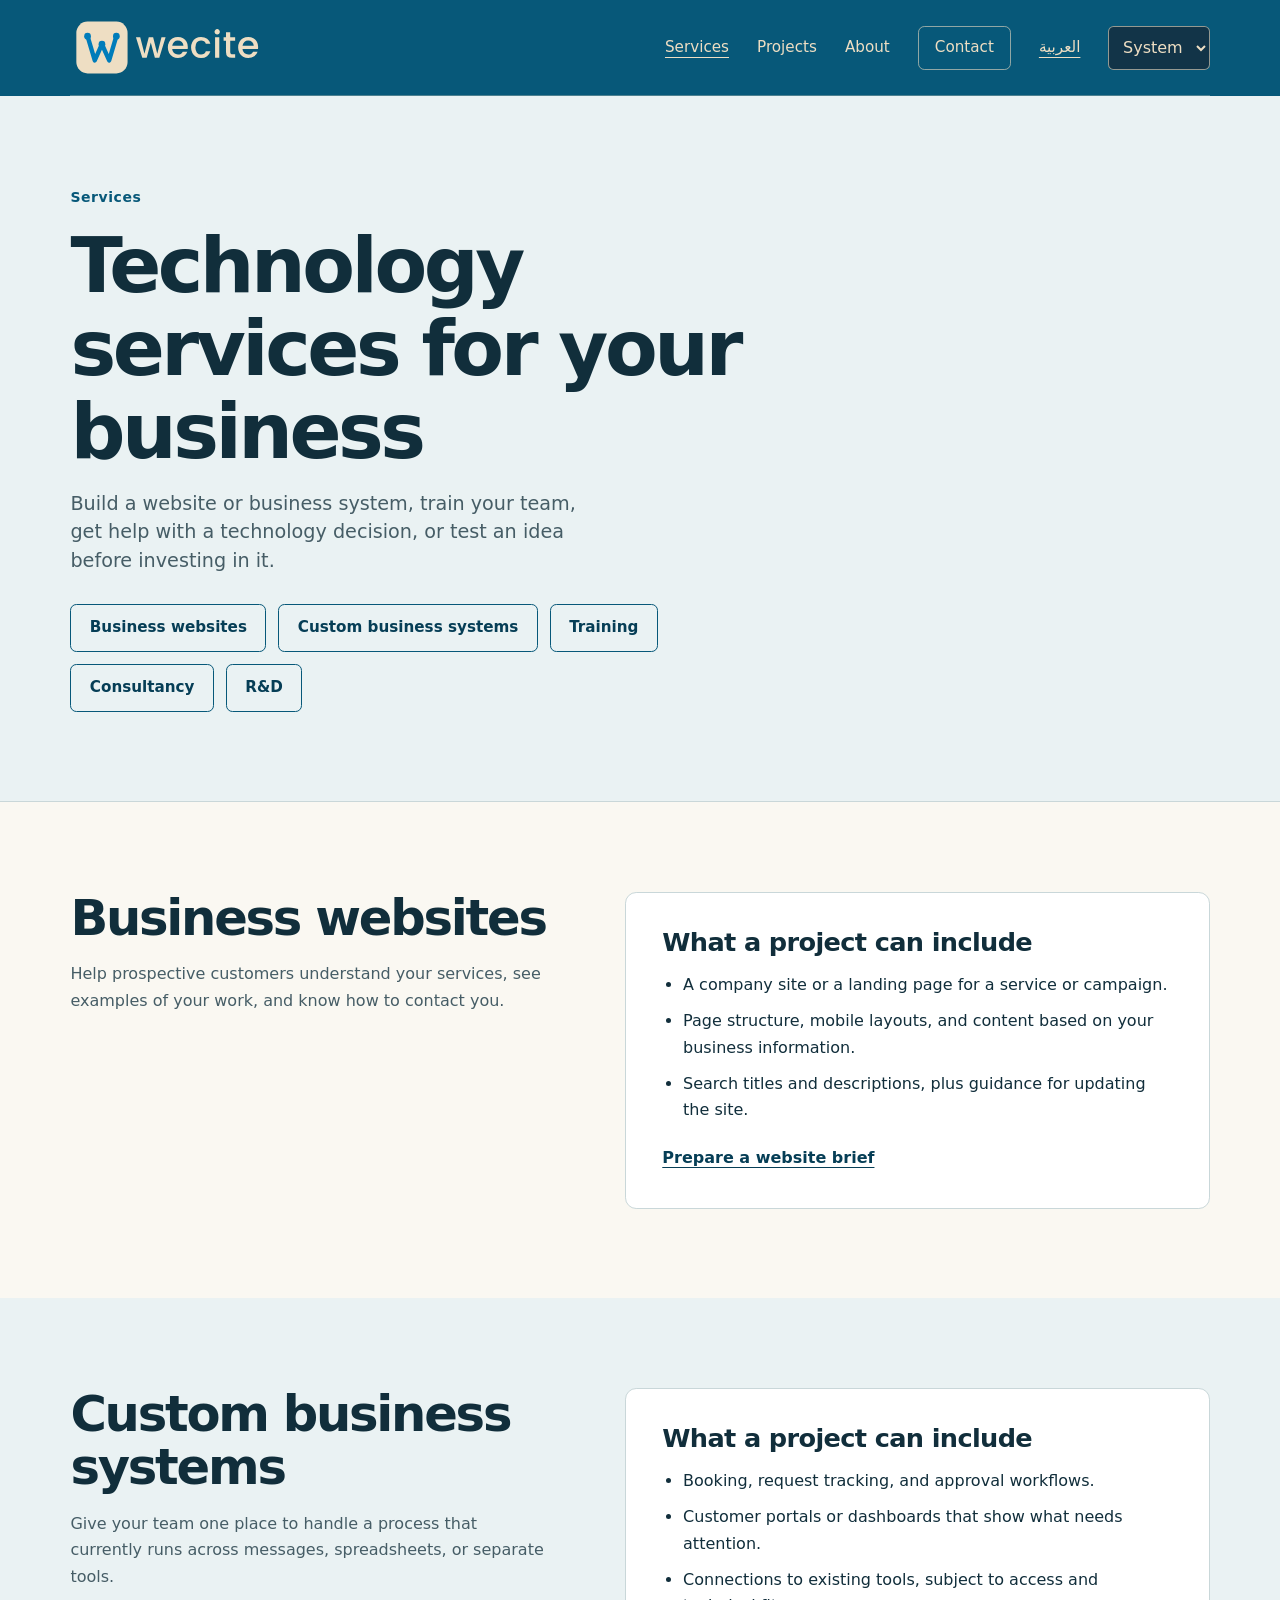
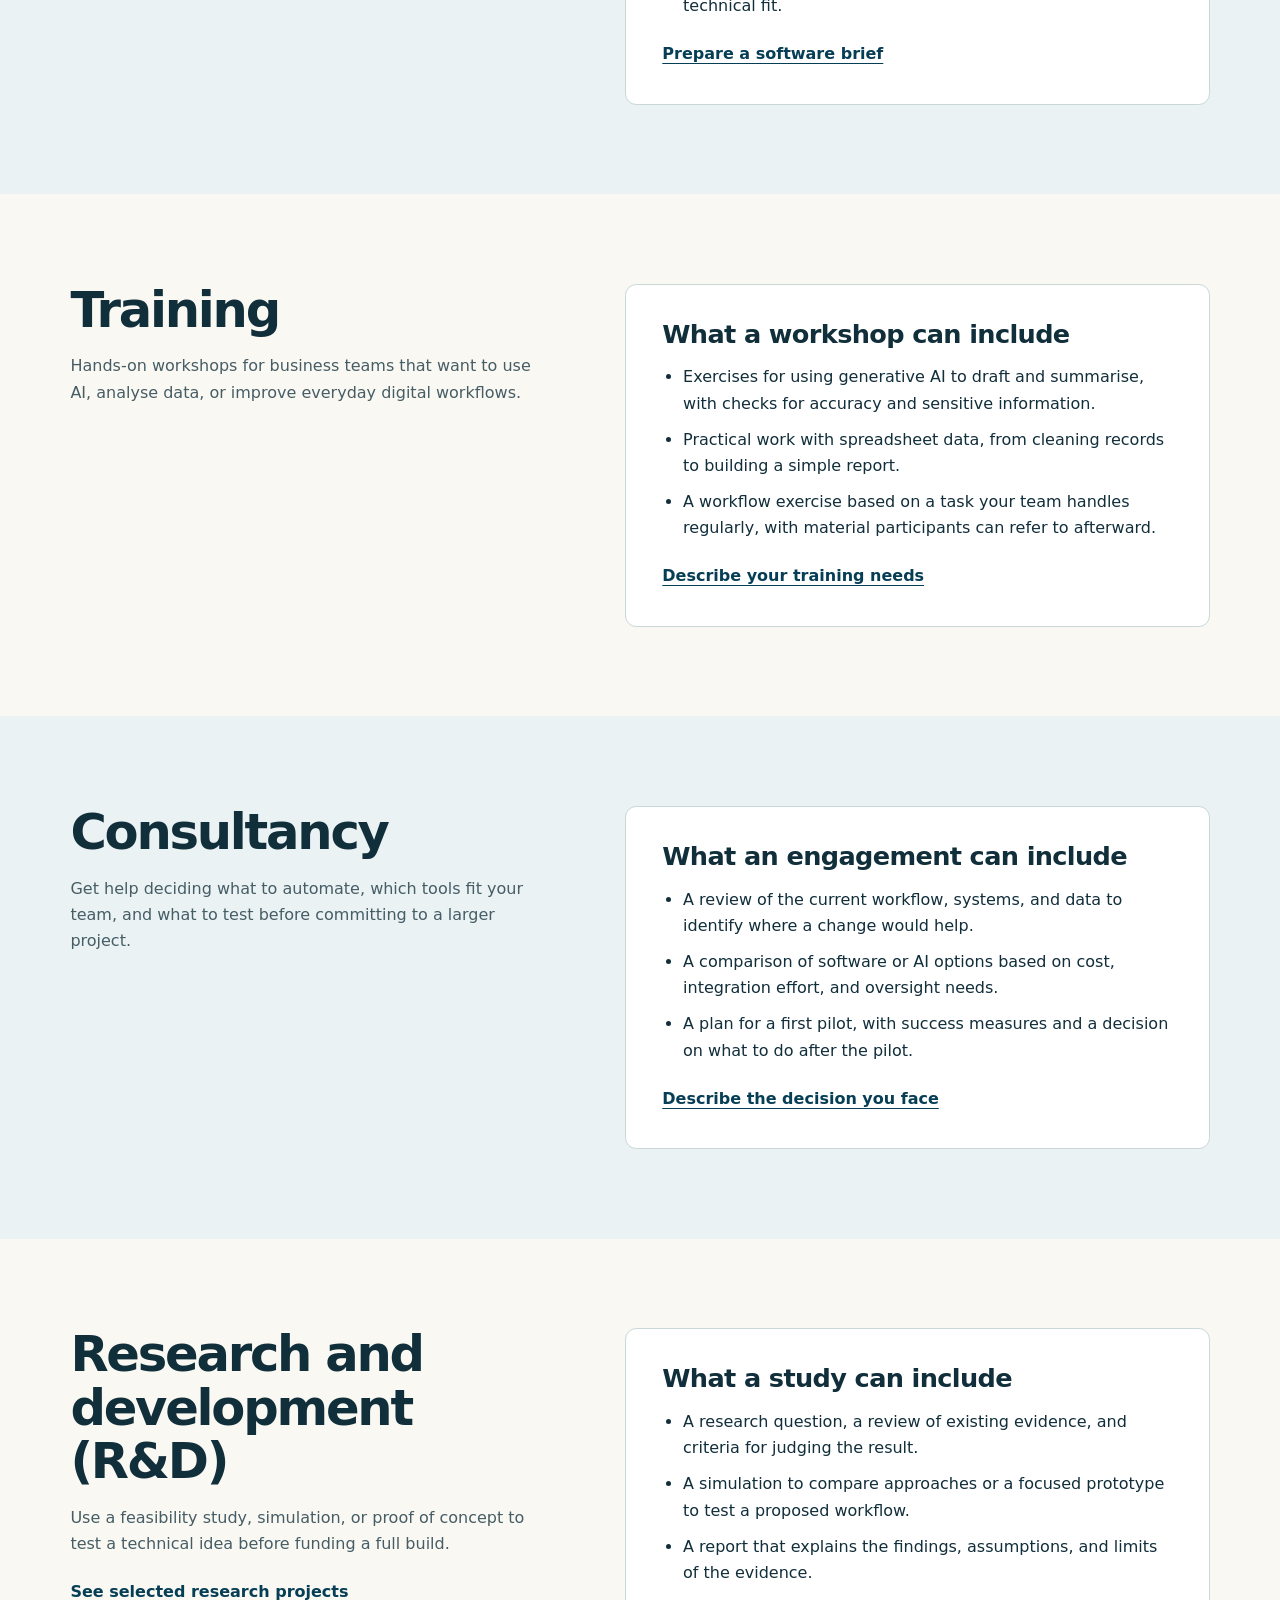
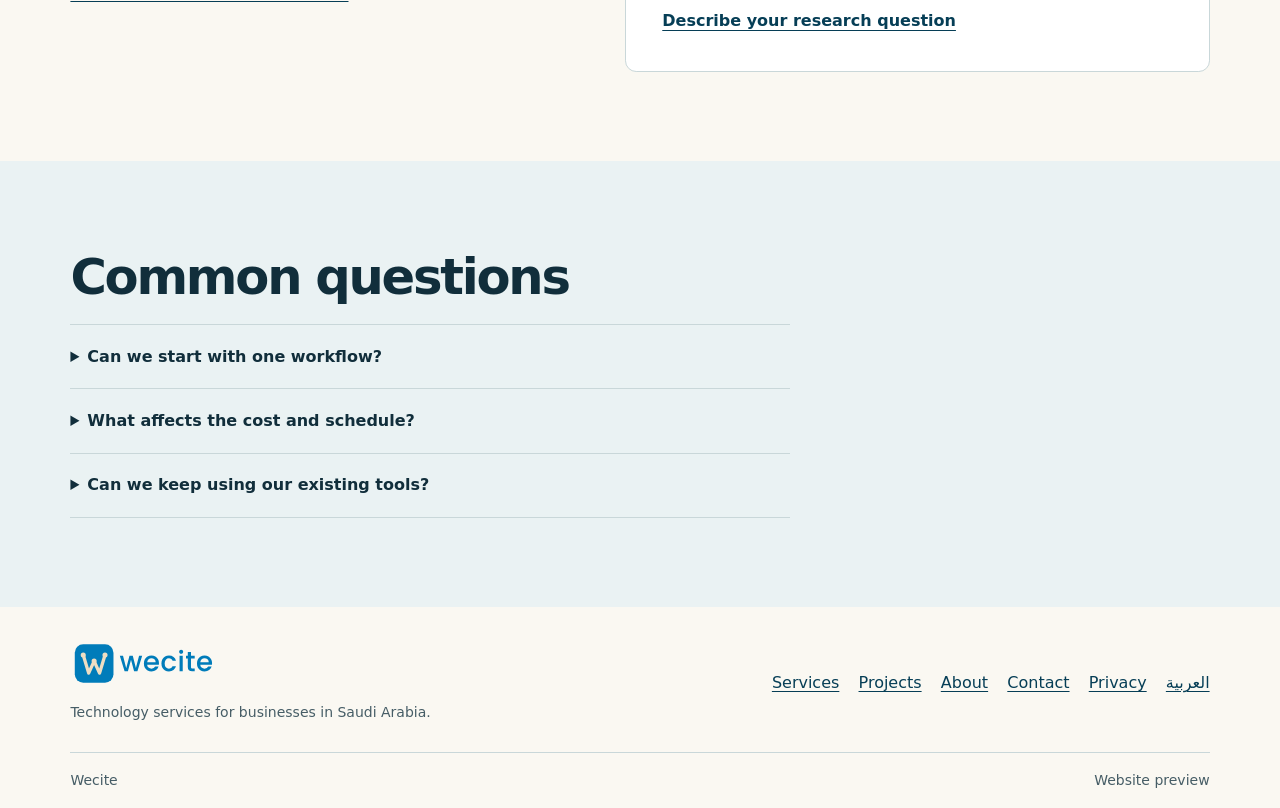
<file: services.html>
<!doctype html>
<html lang="en" dir="ltr">
<head>
  <meta charset="utf-8">
  <meta name="viewport" content="width=device-width, initial-scale=1">
  <title>Services | Wecite</title>
  <meta name="description" content="Explore Wecite&#x27;s websites, custom software, training, consultancy, and research and development.">
  <meta name="robots" content="noindex, nofollow">
  <meta name="theme-color" content="#075879">
  <link rel="icon" href="assets/wecite-youtube-icon.svg" type="image/svg+xml">
  <link rel="stylesheet" href="styles.css">
  <script src="theme.js"></script>
</head>
<body>
  <a class="skip" href="#main">Skip to content</a>
  <header class="masthead">
    <div class="wrap header-row">
      <a class="brand" href="index.html" aria-label="Wecite home"><img src="assets/wecite-wordmark-cream.svg" width="233" height="68" alt=""></a>
      <nav class="site-nav" aria-label="Main navigation"><a href="services.html" aria-current="page">Services</a>
        <a href="work.html">Projects</a>
        <a href="about.html">About</a>
        <a href="contact.html" class="nav-contact">Contact</a>
        <a href="ar-services.html" class="language-switch" lang="ar" hreflang="ar">العربية</a>
        <select class="theme-select" aria-label="Color theme" hidden>
          <option value="system">System</option>
          <option value="light">Light</option>
          <option value="dark">Dark</option>
        </select>
      </nav>
    </div>
  </header>
  <main id="main" tabindex="-1">
    <section class="page-hero">
  <div class="wrap measure">
    <p class="eyebrow">Services</p>
    <h1>Technology services for your business</h1>
    <p class="lede">Build a website or business system, train your team, get help with a technology decision, or test an idea before investing in it.</p>
    <nav class="actions" aria-label="Services on this page">
      <a class="button button-light-outline" href="#websites">Business websites</a>
      <a class="button button-light-outline" href="#systems">Custom business systems</a>
      <a class="button button-light-outline" href="#training">Training</a>
      <a class="button button-light-outline" href="#consultancy">Consultancy</a>
      <a class="button button-light-outline" href="#research">R&amp;D</a>
    </nav>
  </div>
</section>
<section id="websites" class="section">
  <div class="wrap detail-grid">
    <div><h2>Business websites</h2><p>Help prospective customers understand your services, see examples of your work, and know how to contact you.</p></div>
    <div class="detail-box">
      <h3>What a project can include</h3>
      <ul class="plain-list">
        <li>A company site or a landing page for a service or campaign.</li>
        <li>Page structure, mobile layouts, and content based on your business information.</li>
        <li>Search titles and descriptions, plus guidance for updating the site.</li>
      </ul>
      <a class="text-link" href="contact.html?service=website">Prepare a website brief</a>
    </div>
  </div>
</section>
<section id="systems" class="section section-tint">
  <div class="wrap detail-grid">
    <div><h2>Custom business systems</h2><p>Give your team one place to handle a process that currently runs across messages, spreadsheets, or separate tools.</p></div>
    <div class="detail-box">
      <h3>What a project can include</h3>
      <ul class="plain-list">
        <li>Booking, request tracking, and approval workflows.</li>
        <li>Customer portals or dashboards that show what needs attention.</li>
        <li>Connections to existing tools, subject to access and technical fit.</li>
      </ul>
      <a class="text-link" href="contact.html?service=system">Prepare a software brief</a>
    </div>
  </div>
</section>
<section id="training" class="section">
  <div class="wrap detail-grid">
    <div><h2>Training</h2><p>Hands-on workshops for business teams that want to use AI, analyse data, or improve everyday digital workflows.</p></div>
    <div class="detail-box">
      <h3>What a workshop can include</h3>
      <ul class="plain-list">
        <li>Exercises for using generative AI to draft and summarise, with checks for accuracy and sensitive information.</li>
        <li>Practical work with spreadsheet data, from cleaning records to building a simple report.</li>
        <li>A workflow exercise based on a task your team handles regularly, with material participants can refer to afterward.</li>
      </ul>
      <a class="text-link" href="contact.html?service=training">Describe your training needs</a>
    </div>
  </div>
</section>
<section id="consultancy" class="section section-tint">
  <div class="wrap detail-grid">
    <div><h2>Consultancy</h2><p>Get help deciding what to automate, which tools fit your team, and what to test before committing to a larger project.</p></div>
    <div class="detail-box">
      <h3>What an engagement can include</h3>
      <ul class="plain-list">
        <li>A review of the current workflow, systems, and data to identify where a change would help.</li>
        <li>A comparison of software or AI options based on cost, integration effort, and oversight needs.</li>
        <li>A plan for a first pilot, with success measures and a decision on what to do after the pilot.</li>
      </ul>
      <a class="text-link" href="contact.html?service=consultancy">Describe the decision you face</a>
    </div>
  </div>
</section>
<section id="research" class="section">
  <div class="wrap detail-grid">
    <div><h2>Research and development (R&amp;D)</h2><p>Use a feasibility study, simulation, or proof of concept to test a technical idea before funding a full build.</p><a class="text-link" href="work.html#research-projects">See selected research projects</a></div>
    <div class="detail-box">
      <h3>What a study can include</h3>
      <ul class="plain-list">
        <li>A research question, a review of existing evidence, and criteria for judging the result.</li>
        <li>A simulation to compare approaches or a focused prototype to test a proposed workflow.</li>
        <li>A report that explains the findings, assumptions, and limits of the evidence.</li>
      </ul>
      <a class="text-link" href="contact.html?service=research">Describe your research question</a>
    </div>
  </div>
</section>
<section class="section section-tint">
  <div class="wrap measure">
    <h2>Common questions</h2>
    <details><summary>Can we start with one workflow?</summary><p>Yes. Choose a task with a clear start and end, such as assigning new requests. A smaller first release makes it easier to review how the software works before adding more.</p></details>
    <details><summary>What affects the cost and schedule?</summary><p>It depends on what you need. Website and software projects depend on scope and integration. Training depends on the audience and workshop format. Consultancy and R&amp;D depend on the questions, available evidence, and depth of analysis. We agree on the scope first.</p></details>
    <details><summary>Can we keep using our existing tools?</summary><p>Often, yes. We first check which tools need to remain in place and whether they can exchange the information the project needs.</p></details>
  </div>
</section>

  </main>
  <footer class="footer">
    <div class="wrap footer-main">
      <div>
        <a class="brand" href="index.html" aria-label="Wecite home">
          <img class="footer-logo-light" src="assets/wecite-wordmark.svg" width="233" height="68" alt="">
          <img class="footer-logo-dark" src="assets/wecite-wordmark-cream.svg" width="233" height="68" alt="">
        </a>
        <p>Technology services for businesses in Saudi Arabia.</p>
      </div>
      <nav aria-label="Footer navigation"><a href="services.html" aria-current="page">Services</a>
        <a href="work.html">Projects</a>
        <a href="about.html">About</a>
        <a href="contact.html">Contact</a>
        <a href="privacy.html">Privacy</a>
        <a href="ar-services.html" lang="ar" hreflang="ar">العربية</a></nav>
    </div>
    <div class="wrap footer-note"><span>Wecite</span><span>Website preview</span></div>
  </footer>
  
</body>
</html>
</file>
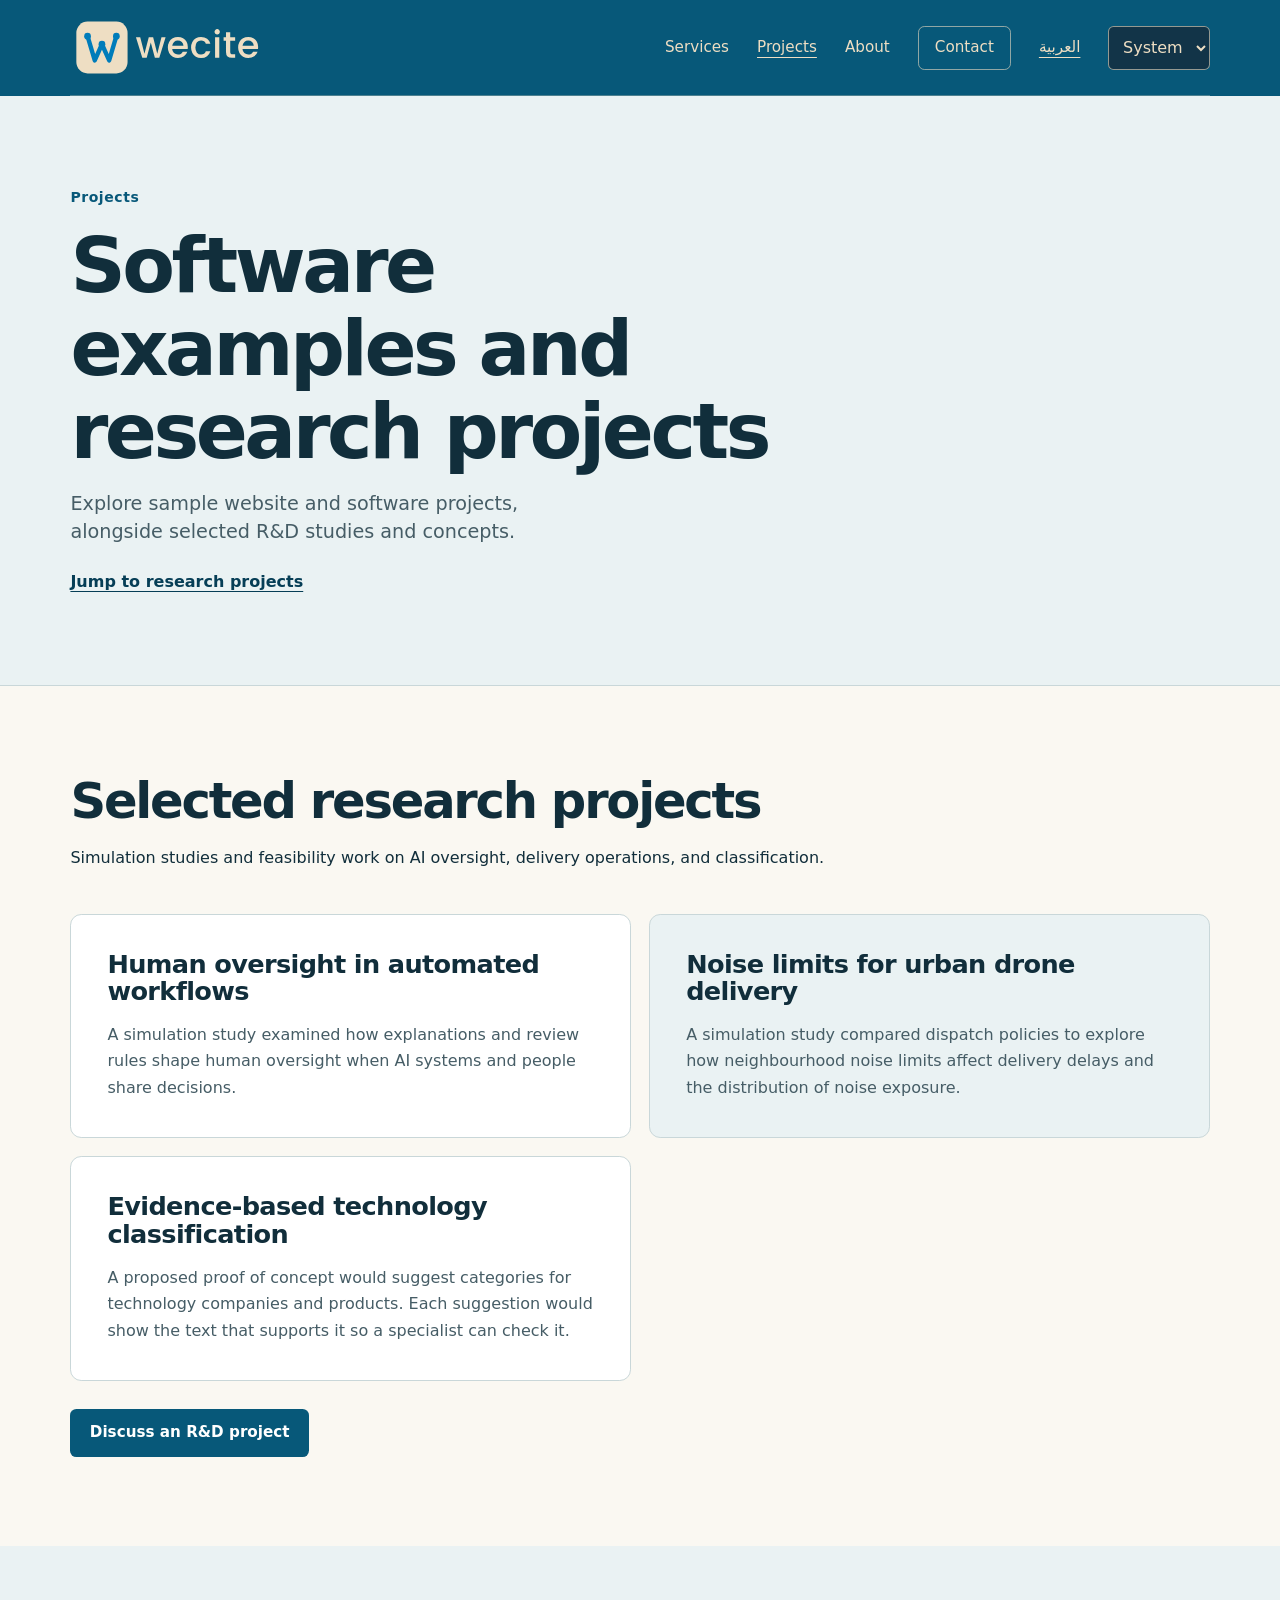
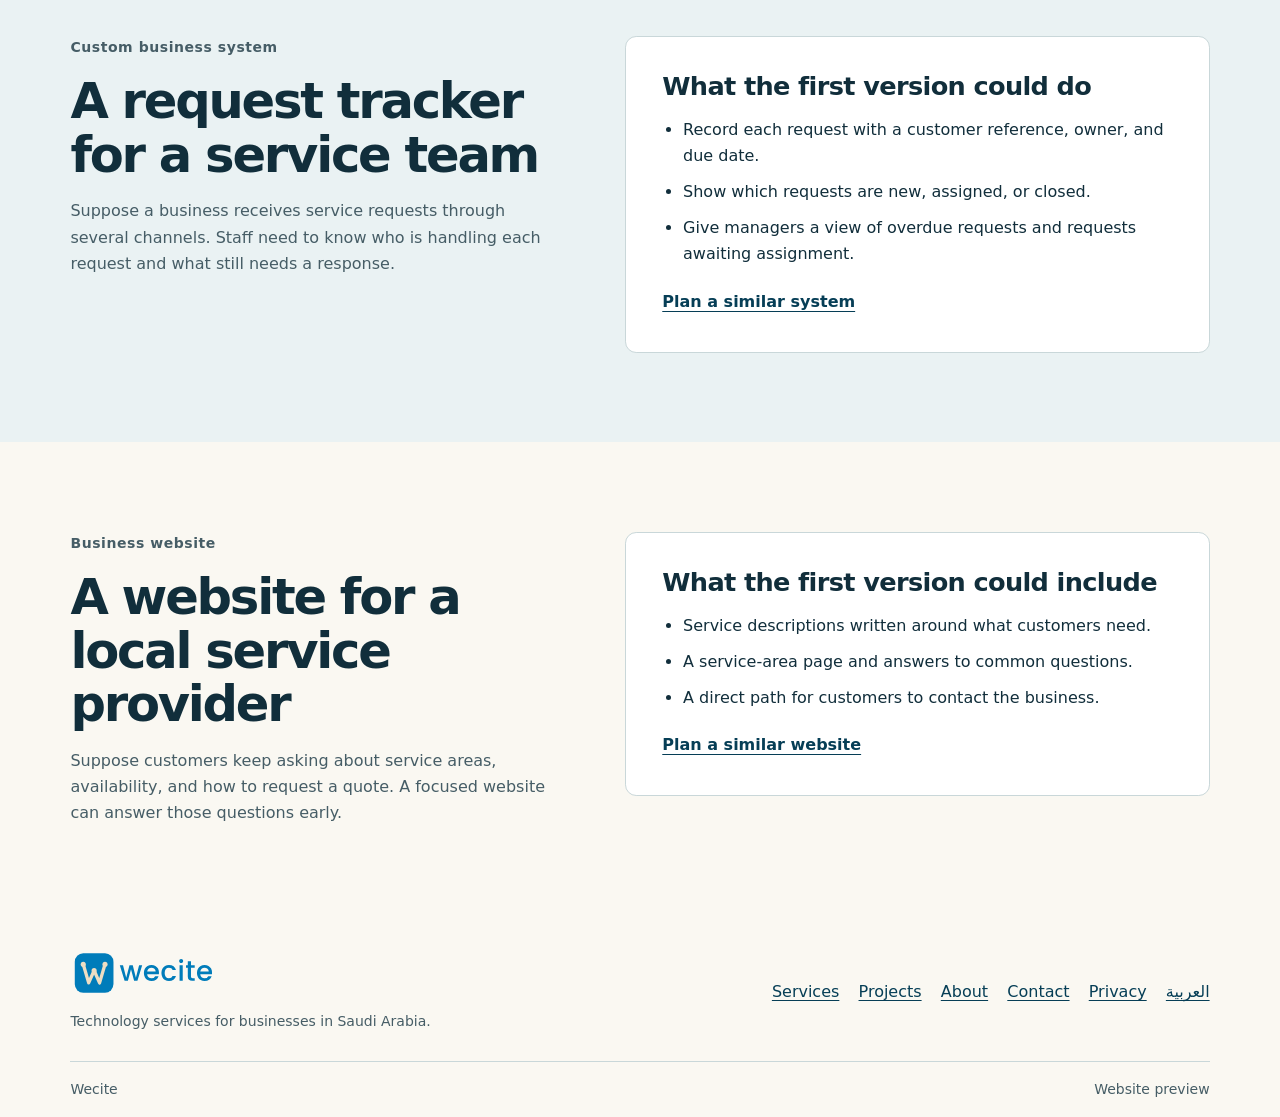
<file: work.html>
<!doctype html>
<html lang="en" dir="ltr">
<head>
  <meta charset="utf-8">
  <meta name="viewport" content="width=device-width, initial-scale=1">
  <title>Projects | Wecite</title>
  <meta name="description" content="Explore website and business software examples alongside selected research and development projects.">
  <meta name="robots" content="noindex, nofollow">
  <meta name="theme-color" content="#075879">
  <link rel="icon" href="assets/wecite-youtube-icon.svg" type="image/svg+xml">
  <link rel="stylesheet" href="styles.css">
  <script src="theme.js"></script>
</head>
<body>
  <a class="skip" href="#main">Skip to content</a>
  <header class="masthead">
    <div class="wrap header-row">
      <a class="brand" href="index.html" aria-label="Wecite home"><img src="assets/wecite-wordmark-cream.svg" width="233" height="68" alt=""></a>
      <nav class="site-nav" aria-label="Main navigation"><a href="services.html">Services</a>
        <a href="work.html" aria-current="page">Projects</a>
        <a href="about.html">About</a>
        <a href="contact.html" class="nav-contact">Contact</a>
        <a href="ar-work.html" class="language-switch" lang="ar" hreflang="ar">العربية</a>
        <select class="theme-select" aria-label="Color theme" hidden>
          <option value="system">System</option>
          <option value="light">Light</option>
          <option value="dark">Dark</option>
        </select>
      </nav>
    </div>
  </header>
  <main id="main" tabindex="-1">
    <section class="page-hero">
  <div class="wrap measure">
    <p class="eyebrow">Projects</p>
    <h1>Software examples and research projects</h1>
    <p class="lede">Explore sample website and software projects, alongside selected R&amp;D studies and concepts.</p>
    <a class="text-link" href="#research-projects">Jump to research projects</a>
  </div>
</section>
<section id="research-projects" class="section">
  <div class="wrap">
    <div class="section-intro">
      <h2>Selected research projects</h2>
      <p>Simulation studies and feasibility work on AI oversight, delivery operations, and classification.</p>
    </div>
    <div class="service-grid">
      <article class="service-card">
        <h3>Human oversight in automated workflows</h3>
        <p>A simulation study examined how explanations and review rules shape human oversight when AI systems and people share decisions.</p>
      </article>
      <article class="service-card service-card-tint">
        <h3>Noise limits for urban drone delivery</h3>
        <p>A simulation study compared dispatch policies to explore how neighbourhood noise limits affect delivery delays and the distribution of noise exposure.</p>
      </article>
      <article class="service-card">
        <h3>Evidence-based technology classification</h3>
        <p>A proposed proof of concept would suggest categories for technology companies and products. Each suggestion would show the text that supports it so a specialist can check it.</p>
      </article>
    </div>
    <div class="actions"><a class="button" href="contact.html?service=research">Discuss an R&amp;D project</a></div>
  </div>
</section>
<section id="request-tracker" class="section section-tint">
  <div class="wrap detail-grid">
    <div><p class="eyebrow">Custom business system</p><h2>A request tracker for a service team</h2><p>Suppose a business receives service requests through several channels. Staff need to know who is handling each request and what still needs a response.</p></div>
    <div class="detail-box">
      <h3>What the first version could do</h3>
      <ul class="plain-list">
        <li>Record each request with a customer reference, owner, and due date.</li>
        <li>Show which requests are new, assigned, or closed.</li>
        <li>Give managers a view of overdue requests and requests awaiting assignment.</li>
      </ul>
      <a class="text-link" href="contact.html?service=system">Plan a similar system</a>
    </div>
  </div>
</section>
<section id="service-website" class="section">
  <div class="wrap detail-grid">
    <div><p class="eyebrow">Business website</p><h2>A website for a local service provider</h2><p>Suppose customers keep asking about service areas, availability, and how to request a quote. A focused website can answer those questions early.</p></div>
    <div class="detail-box">
      <h3>What the first version could include</h3>
      <ul class="plain-list">
        <li>Service descriptions written around what customers need.</li>
        <li>A service-area page and answers to common questions.</li>
        <li>A direct path for customers to contact the business.</li>
      </ul>
      <a class="text-link" href="contact.html?service=website">Plan a similar website</a>
    </div>
  </div>
</section>

  </main>
  <footer class="footer">
    <div class="wrap footer-main">
      <div>
        <a class="brand" href="index.html" aria-label="Wecite home">
          <img class="footer-logo-light" src="assets/wecite-wordmark.svg" width="233" height="68" alt="">
          <img class="footer-logo-dark" src="assets/wecite-wordmark-cream.svg" width="233" height="68" alt="">
        </a>
        <p>Technology services for businesses in Saudi Arabia.</p>
      </div>
      <nav aria-label="Footer navigation"><a href="services.html">Services</a>
        <a href="work.html" aria-current="page">Projects</a>
        <a href="about.html">About</a>
        <a href="contact.html">Contact</a>
        <a href="privacy.html">Privacy</a>
        <a href="ar-work.html" lang="ar" hreflang="ar">العربية</a></nav>
    </div>
    <div class="wrap footer-note"><span>Wecite</span><span>Website preview</span></div>
  </footer>
  
</body>
</html>
</file>
<file: styles.css>
:root {
  color-scheme: light dark;
  --blue: #075879;
  --blue-dark: #063e56;
  --cream: #eedec3;
  --ink: light-dark(#112e3b, #edf3f6);
  --muted: light-dark(#465d66, #bacbd3);
  --paper: light-dark(#faf8f2, #111c24);
  --tint: light-dark(#eaf2f3, #172731);
  --surface: light-dark(#ffffff, #1d303c);
  --line: light-dark(#c9d7d9, #3e5865);
  --field-line: light-dark(#80959d, #78929f);
  --accent: light-dark(#075879, #91d4f0);
  --link: light-dark(#063e56, #a7dff5);
  --brand-background: light-dark(#075879, #123448);
  --primary: light-dark(#075879, #236486);
  --primary-hover: light-dark(#063e56, #215674);
  --gutter: clamp(1.25rem, 5.5vw, 5rem);
}

:root[data-theme="light"] { color-scheme: light; }
:root[data-theme="dark"] { color-scheme: dark; }

* { box-sizing: border-box; }
[hidden] { display: none !important; }
html { scroll-padding-top: 1.5rem; }
body {
  margin: 0;
  color: var(--ink);
  background: var(--paper);
  font: 1rem/1.65 system-ui, -apple-system, BlinkMacSystemFont, "Segoe UI", sans-serif;
}
img { display: block; max-width: 100%; height: auto; }
a { color: inherit; }
button, input, textarea, select { font: inherit; }
:focus-visible { outline: 3px solid currentColor; outline-offset: 4px; }
.skip {
  position: fixed;
  z-index: 2;
  top: .75rem;
  inset-inline-start: .75rem;
  padding: .5rem 1rem;
  background: var(--cream);
  color: #112e3b;
  transform: translateY(-160%);
}
.skip:focus { transform: none; }
.wrap { width: min(100% - var(--gutter) * 2, 75rem); margin-inline: auto; }
.measure > * { max-width: 45rem; }
h1, h2, h3 { font-weight: 600; line-height: 1.08; letter-spacing: -.045em; margin: 0; }
h1 { font-size: clamp(2.65rem, 6vw, 5.15rem); }
h2 { font-size: clamp(2rem, 4vw, 3.1rem); }
h3 { font-size: clamp(1.3rem, 2vw, 1.65rem); letter-spacing: -.025em; }
p { margin: 1rem 0 0; }
.eyebrow {
  margin: 0 0 1rem;
  color: var(--accent);
  font-size: .875rem;
  font-weight: 650;
  letter-spacing: .04em;
}
.lede { max-width: 33rem; font-size: clamp(1.1rem, 1.5vw, 1.35rem); line-height: 1.5; }
.actions { display: flex; align-items: flex-start; flex-wrap: wrap; gap: .75rem; margin-top: 1.75rem; }
.button {
  display: inline-flex;
  justify-content: center;
  align-items: center;
  min-height: 2.85rem;
  padding: .65rem 1.15rem;
  border: 1px solid transparent;
  border-radius: .4rem;
  background: var(--primary);
  color: white;
  text-decoration: none;
  font-size: .95rem;
  font-weight: 650;
  text-align: center;
  cursor: pointer;
}
.button:hover { background: var(--primary-hover); }
.button-cream { background: var(--cream); color: #112e3b; }
.button-cream:hover { background: #fff2dc; }
.button-outline { background: transparent; border-color: #eedec398; color: var(--cream); }
.button-outline:hover { background: #ffffff17; }
.button-light-outline { background: transparent; border-color: var(--accent); color: var(--link); }
.button-light-outline:hover { background: var(--tint); }
.text-link {
  display: inline-block;
  margin-top: 1.35rem;
  color: var(--link);
  font-weight: 650;
  text-underline-offset: .23em;
  text-decoration-thickness: 1px;
}
.text-link:hover { text-decoration-thickness: 2px; }

.masthead, .hero, .contact-band { background: var(--brand-background); color: var(--cream); }
.header-row {
  display: flex;
  align-items: center;
  justify-content: space-between;
  flex-wrap: wrap;
  gap: 1rem 1.8rem;
  min-height: 6rem;
  padding-block: 1rem;
  border-bottom: 1px solid #eedec34d;
}
.brand { display: inline-flex; }
.brand img { width: clamp(9.25rem, 17vw, 12.25rem); }
.site-nav { display: flex; align-items: center; flex-wrap: wrap; gap: .25rem clamp(.85rem, 2.2vw, 1.75rem); }
.site-nav a { display: inline-flex; align-items: center; min-height: 2.75rem; font-size: .95rem; text-underline-offset: .3em; text-decoration: none; }
.site-nav a:hover, .site-nav [aria-current] { text-decoration: underline; }
.site-nav .nav-contact { border: 1px solid #eedec398; border-radius: .4rem; padding-inline: 1rem; }
.site-nav .theme-select {
  width: auto;
  min-height: 2.75rem;
  margin: 0;
  padding: .4rem .6rem;
  border-color: #eedec398;
  background: var(--brand-background);
  color: var(--cream);
  color-scheme: dark;
  cursor: pointer;
}
.site-nav .language-switch { text-decoration: underline; }

.hero-grid {
  display: grid;
  grid-template-columns: minmax(0, 1.22fr) minmax(0, .78fr);
  align-items: center;
  gap: clamp(2rem, 5vw, 5rem);
  padding-block: clamp(4rem, 9vw, 8rem);
}
.hero h1 { max-width: 42rem; font-size: clamp(2.8rem, 6.8vw, 6.45rem); line-height: .99; letter-spacing: -.058em; }
.hero em { font-family: Georgia, "Times New Roman", serif; font-weight: 400; white-space: nowrap; }
.hero .eyebrow { color: var(--cream); }
.hero .lede { color: #f2e8d7; margin-top: 1.5rem; }
.hero-motif { width: 100%; max-width: 27rem; justify-self: end; }

.page-hero { padding-block: clamp(3rem, 7vw, 6rem); background: var(--tint); border-bottom: 1px solid var(--line); }
.page-hero .lede { color: var(--muted); }
.section { padding-block: clamp(3.2rem, 7vw, 6rem); }
.section-tint { background: var(--tint); }
.section-intro { margin-bottom: clamp(1.5rem, 4vw, 2.65rem); }
.service-grid { display: grid; grid-template-columns: repeat(2, minmax(0, 1fr)); gap: 1.15rem; }
.service-card, .detail-box, .brief-panel {
  border: 1px solid var(--line);
  border-radius: .7rem;
  background: var(--surface);
  padding: clamp(1.4rem, 3vw, 2.25rem);
}
.service-card-tint { background: var(--tint); }
.service-card p, .feature-grid p, .detail-grid p, .process p, .brief-aside p { color: var(--muted); }
.service-icon {
  display: grid;
  place-items: center;
  inline-size: 3rem;
  block-size: 3rem;
  margin-bottom: 1.15rem;
  border: 1px solid var(--line);
  border-radius: .45rem;
  color: var(--accent);
}
.browser-icon { width: 1.45rem; height: 1.15rem; border: 2px solid; border-radius: .15rem; }
.browser-icon::before { content: ""; display: block; margin-top: .25rem; border-top: 2px solid; }
.system-icon { width: .62rem; height: .62rem; border: 2px solid; border-radius: .15rem; box-shadow: .74rem 0 currentColor, 0 .74rem currentColor, .74rem .74rem currentColor; transform: translate(-.37rem, -.37rem); }
.training-icon { width: 1.4rem; height: 1.1rem; border: 2px solid; border-radius: .15rem; }
.training-icon::before { content: ""; display: block; height: 100%; border-left: 2px solid; margin-left: calc(50% - 1px); }
.consultancy-icon { width: 1.4rem; height: 1rem; border: 2px solid; border-radius: .3rem .3rem .3rem 0; }
.consultancy-icon::after { content: ""; display: block; width: .72rem; margin: .32rem auto; border-top: 2px solid; }
.research-icon { width: .95rem; height: .95rem; border: 2px solid; border-radius: 50%; transform: translate(-.14rem, -.14rem); }
.research-icon::after { content: ""; display: block; width: .54rem; border-top: 2px solid; transform: translate(.63rem, .66rem) rotate(45deg); }
.feature-grid, .detail-grid, .contact-grid {
  display: grid;
  grid-template-columns: minmax(0, .9fr) minmax(0, 1.1fr);
  align-items: start;
  gap: clamp(1.75rem, 6vw, 5rem);
}
.feature-grid { align-items: center; }
.sample-window { background: var(--surface); border: 1px solid var(--line); border-radius: .7rem; overflow: hidden; }
.sample-title, .sample-row {
  display: flex;
  justify-content: space-between;
  align-items: center;
  gap: .5rem;
  padding: .85rem clamp(.85rem, 3vw, 1.5rem);
}
.sample-title { background: var(--blue-dark); color: white; font-weight: 600; }
.sample-title span:last-child { font-size: .85rem; font-weight: 400; }
.sample-row + .sample-row { border-top: 1px solid var(--line); }
.status { border-radius: 1rem; background: light-dark(#e3eff7, #233f52); color: light-dark(#124a6b, #c0e5fa); padding: .12rem .6rem; font-size: .875rem; }
.status.progress { background: light-dark(#f8ecd3, #483c2b); color: light-dark(#614a21, #f5dfa9); }
.status.finished { background: light-dark(#e1f0e6, #284537); color: light-dark(#2c5a3b, #c6edd3); }
.process { list-style: none; display: grid; grid-template-columns: repeat(3, minmax(0, 1fr)); gap: 1.6rem; margin: 0; padding: 0; }
.process li { border-top: 2px solid var(--accent); padding-top: 1rem; }
.plain-list { margin: 1rem 0 0; padding-inline-start: 1.3rem; }
.plain-list li + li { margin-top: .6rem; }

details { border-bottom: 1px solid var(--line); padding-block: .95rem; }
details:first-of-type { margin-top: 1.25rem; border-top: 1px solid var(--line); }
summary { cursor: pointer; font-weight: 650; padding-block: .2rem; }
details p { color: var(--muted); margin-top: .45rem; }
.prose h2 { font-size: clamp(1.45rem, 2.5vw, 2rem); }
.prose p + h2 { margin-top: 2rem; }
.contact-grid { grid-template-columns: minmax(0, .67fr) minmax(0, 1.33fr); }
.brief-aside h2, .brief-panel h2 { font-size: clamp(1.6rem, 3vw, 2.25rem); }
.brief-panel form { margin-top: 1.4rem; }
label { display: block; margin-bottom: .3rem; font-weight: 650; }
label span { font-weight: 400; color: var(--muted); }
input, select, textarea {
  width: 100%;
  min-height: 2.85rem;
  color: var(--ink);
  background: var(--surface);
  border: 1px solid var(--field-line);
  border-radius: .35rem;
  padding: .55rem .75rem;
  margin-bottom: 1rem;
}
textarea { display: block; resize: vertical; }
.brief-panel .actions { margin-top: .2rem; }
.brief-status { color: var(--link); }
#brief-output { margin-bottom: 0; }
#brief-output-label { margin-top: 1rem; }
.band-row { display: flex; align-items: center; justify-content: space-between; flex-wrap: wrap; gap: 1.5rem; padding-block: clamp(2.6rem, 5vw, 4rem); }
.band-row h2 { font-size: clamp(1.9rem, 4vw, 2.8rem); }
.band-row p { margin-top: .5rem; }
.footer { padding-top: 2.25rem; }
.footer-main { display: flex; flex-wrap: wrap; align-items: center; justify-content: space-between; gap: 1.4rem; padding-bottom: 1.75rem; }
.footer .brand img { width: 9.25rem; }
.footer .footer-logo-dark,
:root[data-theme="dark"] .footer .footer-logo-light { display: none; }
:root[data-theme="dark"] .footer .footer-logo-dark { display: block; }
@media (prefers-color-scheme: dark) {
  :root:not([data-theme]) .footer .footer-logo-light { display: none; }
  :root:not([data-theme]) .footer .footer-logo-dark { display: block; }
}
.footer nav { display: flex; flex-wrap: wrap; gap: .65rem 1.2rem; }
.footer nav a { color: var(--link); text-underline-offset: .2em; }
.footer-main p, .footer-note { color: var(--muted); font-size: .875rem; }
.footer-main p { margin-top: .5rem; }
.footer-note { display: flex; gap: 1rem; flex-wrap: wrap; justify-content: space-between; border-top: 1px solid var(--line); padding-block: 1rem; }

:lang(ar) { font-family: system-ui, "Geeza Pro", Tahoma, sans-serif; }
:lang(ar) :is(h1, h2, h3, .hero h1, .eyebrow) { letter-spacing: normal; }
:lang(ar) :is(h1, h2, h3, .hero h1) { line-height: 1.25; }
:lang(ar) .hero h1 { font-size: clamp(2.6rem, 6vw, 5.65rem); }

@media (max-width: 47rem) {
  .header-row { padding-bottom: .65rem; }
  .hero-grid, .feature-grid, .detail-grid, .contact-grid { grid-template-columns: 1fr; }
  .hero-grid { padding-block: 3.25rem 2.5rem; gap: 1.85rem; }
  .hero-motif { max-width: min(17rem, 66%); justify-self: center; }
}

@media (max-width: 37rem) {
  .site-nav { width: 100%; }
  .site-nav .nav-contact { padding-inline: .6rem; }
  .service-grid, .process { grid-template-columns: 1fr; }
}
</file>
